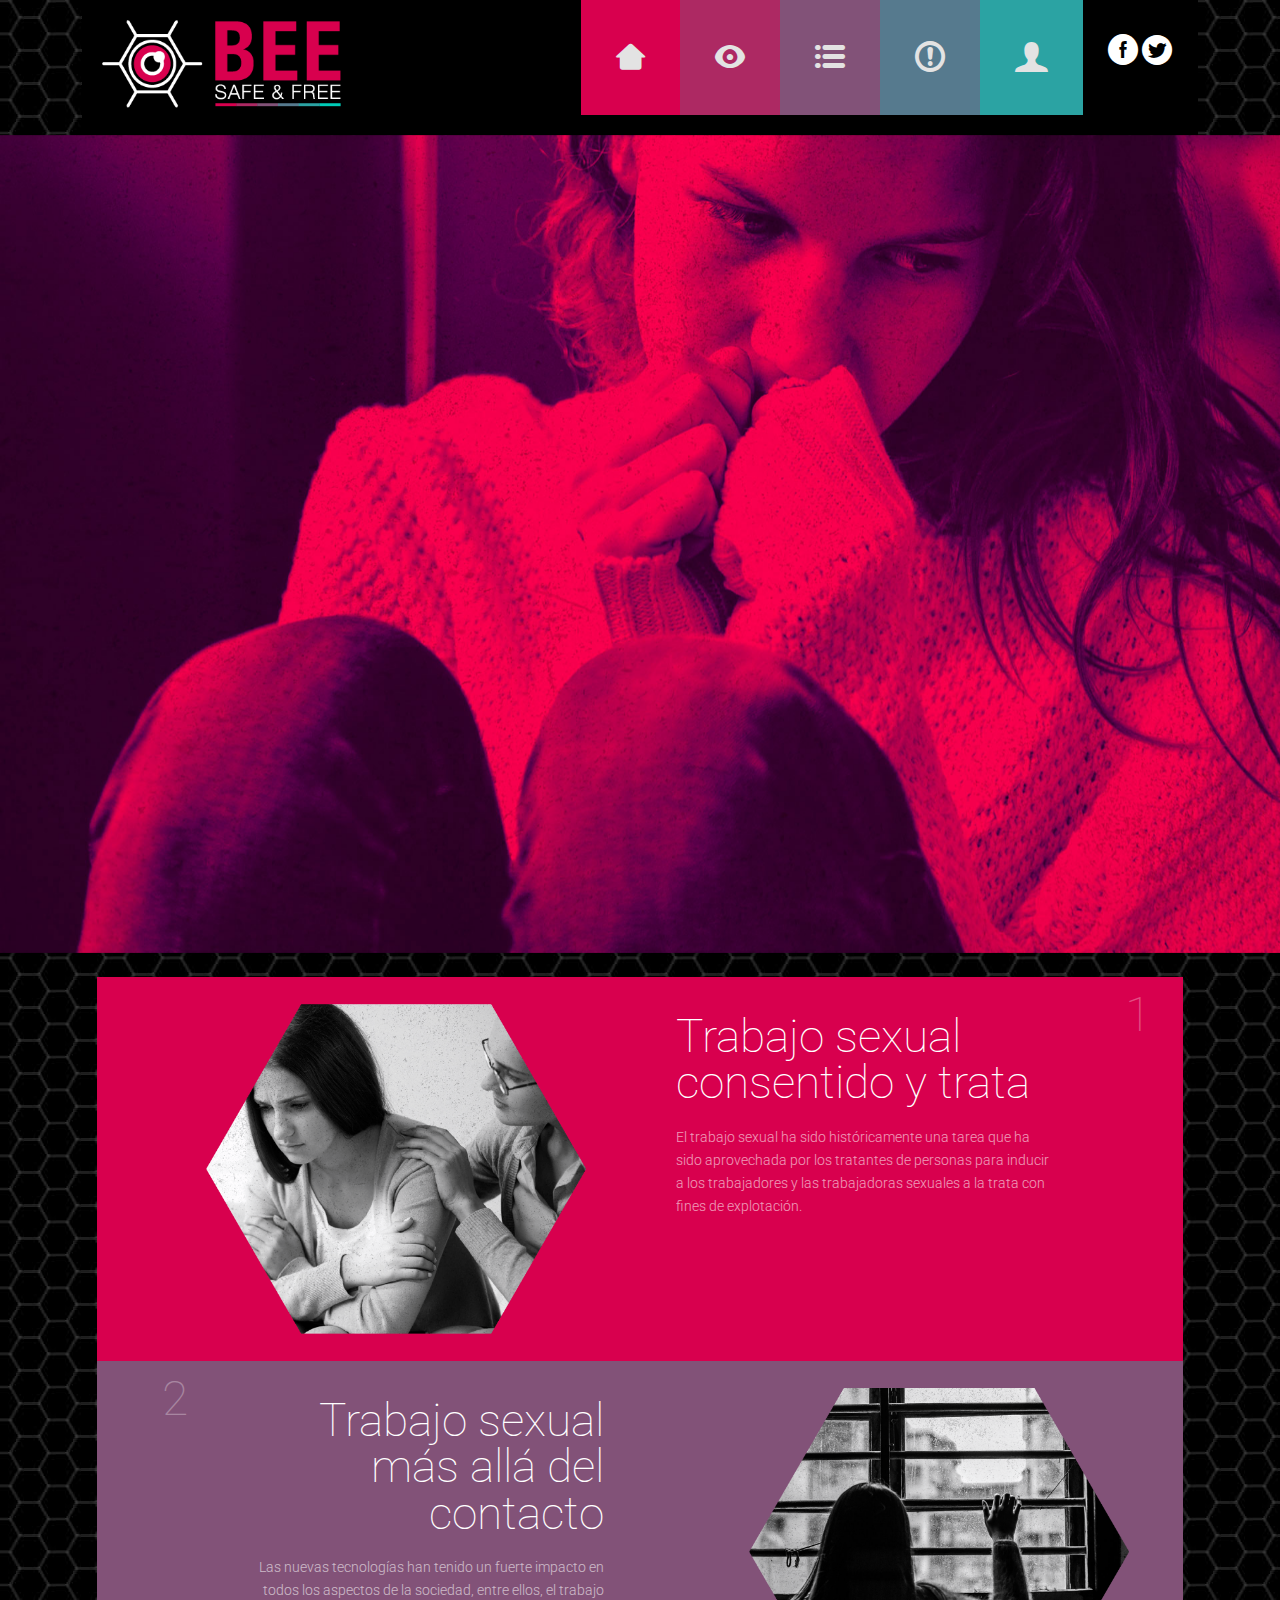
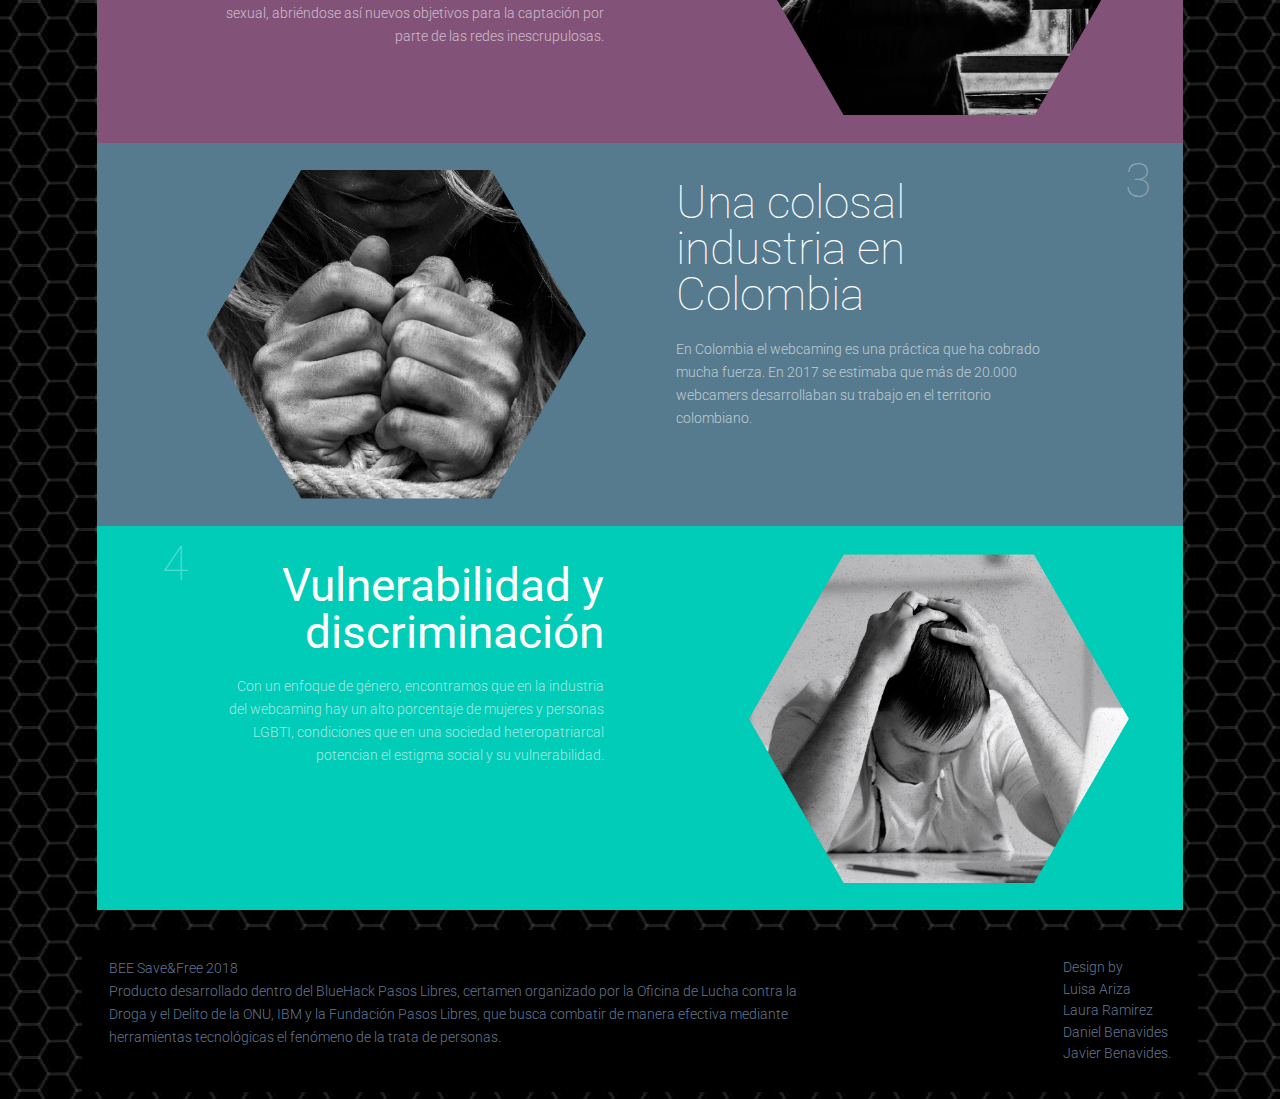
<file: src/main/webapp/index.html>
<!DOCTYPE html>
<html lang="en-US">
   <head>
      <meta charset="UTF-8">
      <meta name="viewport" content="width=device-width, initial-scale=1.0" />
      <title>BEE Safe&Free</title>
      <meta name="description" content="Download free amazing responsive Fashion Blog template."/>
      <meta name="keywords" content="free, responsive, blog, fashion, web site, template"/>
      <link rel="stylesheet" href="css/components.css">
      <link rel="stylesheet" href="css/icons.css">
      <link rel="stylesheet" href="css/responsee.css">
      <link rel="stylesheet" href="https://maxcdn.bootstrapcdn.com/bootstrap/4.0.0/css/bootstrap.min.css" integrity="sha384-Gn5384xqQ1aoWXA+058RXPxPg6fy4IWvTNh0E263XmFcJlSAwiGgFAW/dAiS6JXm" crossorigin="anonymous">
      
      <!-- CUSTOM STYLE -->
      <link rel="stylesheet" href="css/template-style.css">       
      <link href='https://fonts.googleapis.com/css?family=Roboto:400,100,300,700&subset=latin,latin-ext' rel='stylesheet' type='text/css'>      
      <script type="text/javascript" src="js/jquery-1.8.3.min.js"></script>
      <script type="text/javascript" src="js/jquery-ui.min.js"></script>    
              
   </head>
   <body class="size-1140">
      <!-- TOP NAV WITH LOGO -->          
   <header class="">
         <div class="line">
            <nav>
               <div class="top-nav">
                  <p class="nav-text"></p>
                  <a class="logo" href="index.html">            
                   
                  <img class="full-img" src="img/bee-logo_black-bg_1x.png"  >
                  
                 </a>
                  
                  
                   
                                                
                                                                                                                         
                  <ul class="top-ul right">
                     <li>
                       <span class="d-inline-block" tabindex="0" data-toggle="tooltip" title="HOME">            
                        <a href="index.html" style=" background: #D8004E" ><i class="icon-home icon2x" style="pointer-events: none; 
                        	
                        margin-right: 15px; margin-left: 15px" disable></i> </a>   </span>         
                     </li>
                     <li> 
                       <span class="d-inline-block" tabindex="0" data-toggle="tooltip" title="NOSOTROS">           
                        <a href="about.html" style=" background: #AD2963"><i class="icon-eye icon2x" style="pointer-events: none;margin-right: 15px; margin-left: 15px" disable></i> </a>   </span>         
                     </li>
                     <li> 
                       <span class="d-inline-block" tabindex="0" data-toggle="tooltip" title="DIRECTORIO">           
                        <a href="archive.html" style="background: #825278"><i class="icon-list icon2x" style="pointer-events: none;margin-right: 15px; margin-left: 15px" disable></i>
                         </a>
                         </span>            
                     </li>
                     <li>  
                       <span class="d-inline-block" tabindex="0" data-toggle="tooltip" title="DENUNCIA ANÓNIMA">          
                        <a href="contact.html" style="background: #567A8E"><i class="icon-warning_alt icon2x" style="pointer-events: none;margin-right: 15px; margin-left: 15px" disable></i> </a> 
                        </span>           
                     </li>
                       <li> 
                       <span class="d-inline-block" tabindex="0" data-toggle="tooltip" title="REGISTRO">           
                        <a href="contact.html" style="background: #2BA3A3"><i class="icon-user icon2x" style="pointer-events: none;margin-right: 15px; margin-left: 15px" disable ></i>
                         </a> </span>           
                     </li>
                     <div class="social right">	           
                        <a target="_blank" href="https://www.facebook.com/myresponsee">
                        <i class="icon-facebook_circle icon2x" style="color: #FFFFFF"></i>
                        </a>          
                        <a target="_blank" href="https://twitter.com/MyResponsee">
                        
                        
                        <i class="icon-twitter_circle icon2x" style="color: #FFFFFF"></i>
                        </a>          
                     </div>
                  </ul>
               </div>
            </nav>
         </div>
      </header>
      
      <!-- banner--> 
      
      <div id="carouselExampleSlidesOnly" class="carousel slide" data-ride="carousel">
  <div class="carousel-inner">
    <div class="carousel-item active">
      <img class="d-block w-" src="img/img01.jpg" alt="First slide">
    </div>
   
  </div>
</div>
      
      <br>
      
      <!-- MAIN SECTION -->   
      <div>              
      <section id="home-section" class="line">
         <div class="container">
            <!-- ARTICLES --> 
            <div class="row">          
            <div class="col-12">
               <!-- ARTICLE 1 -->               
               <article class="post-1 line">
                  <!-- image -->                 
                  <div class="s-12 l-6 post-image">                   
                     <a href="post-1.html">
                     <img class="full-img" src="img/Mesa de trabajo 181x (2).png" alt="Fashion 1" style=" margin-left: 20%; margin-top: 5%; margin-bottom: 5%">
                     </a>                
                  </div>
                  <!-- text -->                 
                  <div class="s-12 l-5 post-text">
                     <a href="post-1.html">
                       <h2>Trabajo sexual consentido y trata</h2> 
                     </a>
                     
                     <p>El trabajo sexual ha sido históricamente una tarea que ha sido aprovechada por los tratantes de personas para inducir a los trabajadores y las trabajadoras sexuales a la trata con fines de explotación.             
                     </p>
                  </div>
                  <!-- date -->                 
                  <div class="s-12 l-1 post-date">
                     <p class="date">1</p>
                     <p class="month"></p>
                  </div>
               </article>
               
               <!-- ARTICLE 2 -->            
               <article class="post-2 right-align line">
                  <!-- image -->                 
                  <div class="s-12 l-6 post-image">                   
                     <a href="post-2.html">
                     <img class="full-img" src="img/Mesa de trabajo 191x (2).png" alt="Fashion 2" style="margin-left: 20%; margin-top: 5%; margin-bottom: 5%">
                     </a>                
                  </div>
                  <!-- text -->                 
                  <div class="s-12 l-5 post-text">
                     <a href="post-2.html">
                        <h2>Trabajo sexual más allá del contacto</h2>
                     </a>
                     <p>Las nuevas tecnologías han tenido un fuerte impacto en todos los aspectos de la sociedad, entre ellos, el trabajo sexual, abriéndose así nuevos objetivos para la captación por parte de las redes inescrupulosas.         
                     </p>
                  </div>
                  <!-- date -->                 
                  <div class="s-12 l-1 post-date">
                     <p class="date">2</p>
                     
                  </div>
               </article>
               
               <!-- ARTICLE 3 -->              
               <article class="post-3 line">
                  <!-- image -->                 
                  <div class="s-12 l-6 post-image">                   
                     <a href="post-3.html">
                     <img class="full-img" src="img/Mesa de trabajo 18 copia1x (1).png" alt="Fashion 3" style="margin-left: 20%; margin-top: 5%; margin-bottom: 5%">
                     </a>                
                  </div>
                  <!-- text -->                 
                  <div class="s-12 l-5 post-text">
                     <a href="post-3.html">
                        <h2>Una colosal industria en Colombia</h2>
                     </a>
                     <p>En Colombia el webcaming es una práctica que ha cobrado mucha fuerza. En 2017 se estimaba que más de 20.000 webcamers desarrollaban su trabajo en el territorio colombiano.                 
                  </div>
                  <!-- date -->                 
                  <div class="s-12 l-1 post-date">
                     <p class="date">3</p>
                     
                  </div>
               </article>
               
               <!-- ARTICLE 4 -->           
               <article class="post-4 right-align line">
                  <!-- image -->                 
                  <div class="s-12 l-6 post-image">                   
                     <a href="post-4.html">
                     <img img class="full-img" src="img/Mesa-de-trabajo-17_1x_.png" alt="Fashion 3" style="margin-left: 20%; margin-top: 5%; margin-bottom: 5%" >
                     </a>                
                  </div>
                  <!-- text -->                 
                  <div class="s-12 l-5 post-text">
                     <a href="post-4.html">
                        <h2><strong>Vulnerabilidad y discriminación</strong></h2>
                     </a>
                     <p>Con un enfoque de género, encontramos que en la industria del webcaming hay un alto porcentaje de mujeres y personas LGBTI, condiciones que en una sociedad heteropatriarcal potencian el estigma social y su vulnerabilidad.                
                  </div>
                  <!-- date -->                 
                  <div class="s-12 l-1 post-date">
                     <p class="date">4            
                     </p>
                     
                  </div>
               </article>
               
               
            </div>
            <!-- SIDEBAR -->  
            </div>  
           
         </div> 
      </section>
      
      <!-- FOOTER -->       
      <div class="line">
         <footer>
            <div class="s-12 l-8">
              <p> BEE Save&amp;Free 2018<br>
                Producto desarrollado dentro del BlueHack Pasos Libres, certamen organizado por la Oficina de Lucha contra la Droga y el Delito de la ONU, IBM y la Fundación Pasos Libres, que busca combatir de manera efectiva mediante herramientas tecnológicas el fenómeno de la trata de personas.<br>
              </p>
            </div>
            <div class="s-12 l-4">		                            
               <a class="right" href="http://www.myresponsee.com" title="Responsive framework">Design by<br>Luisa Ariza<br>Laura Ramirez<br>Daniel Benavides<br>Javier Benavides.
               </a>                       
            </div>
         </footer>
      </div>
      <script type="text/javascript" src="js/responsee.js"></script>
   </body>
</html>
</file>
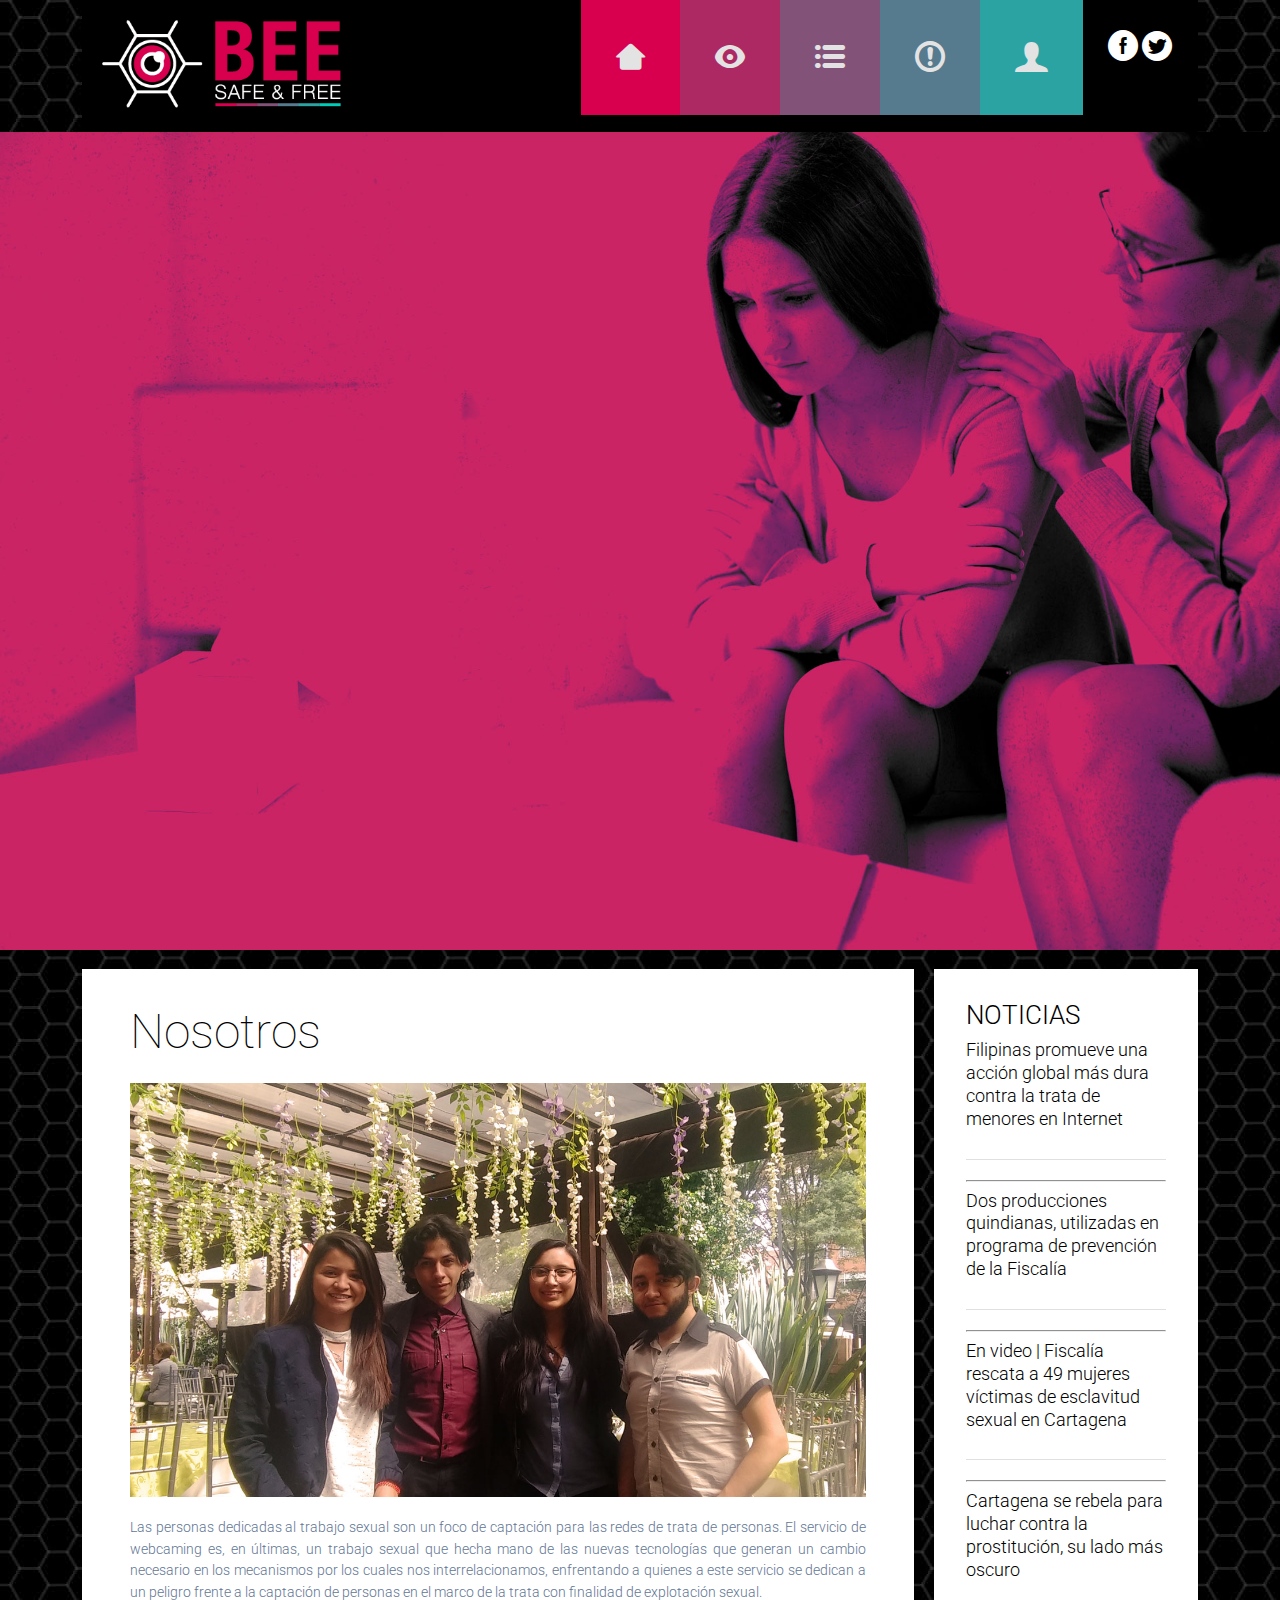
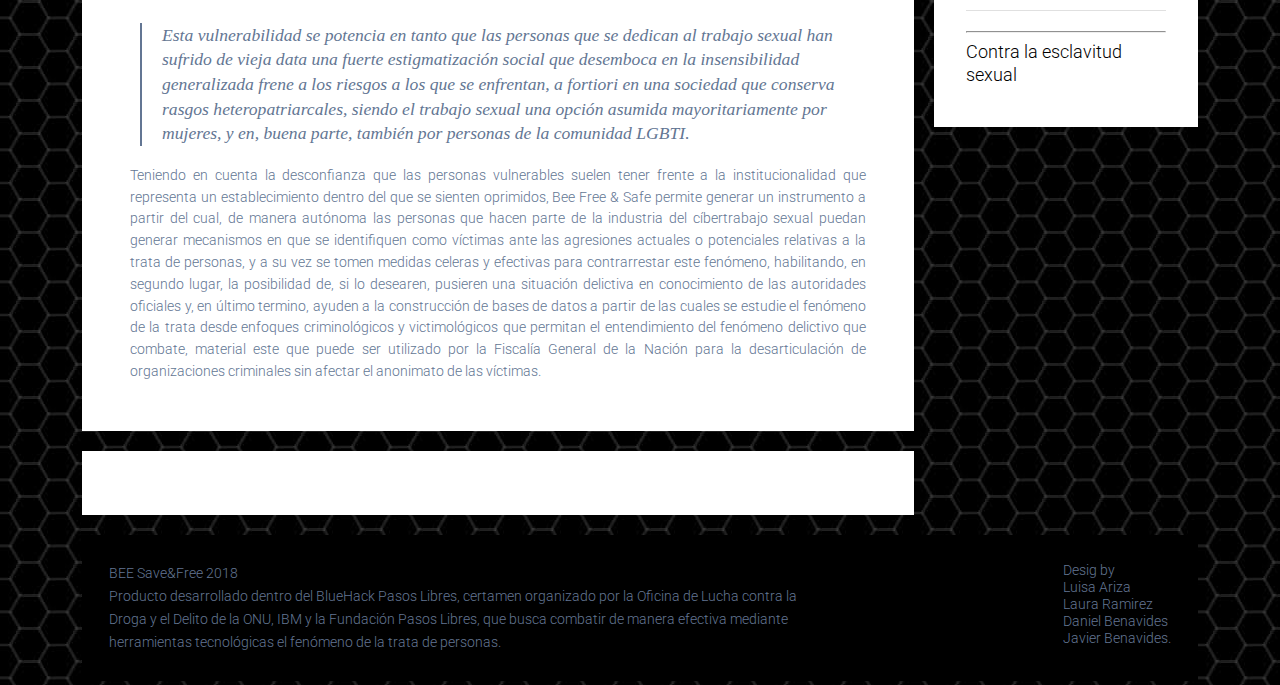
<file: src/main/webapp/about.html>
<!DOCTYPE html>
<html lang="en-US">
   <head>
      <meta charset="UTF-8">
      <meta name="viewport" content="width=device-width, initial-scale=1.0" />
      <title>BEE Safe&Free</title>
      <meta name="description" content="Download free amazing responsive Fashion Blog template."/>
      <meta name="keywords" content="free, responsive, blog, fashion"/>
      <link rel="stylesheet" href="css/components.css">
      <link rel="stylesheet" href="css/icons.css">
      <link rel="stylesheet" href="css/responsee.css">
      <!-- CUSTOM STYLE -->       
      <link rel="stylesheet" href="css/template-style.css">
      <link href='http://fonts.googleapis.com/css?family=Roboto:400,100,300,700&subset=latin,latin-ext' rel='stylesheet' type='text/css'>
      <script type="text/javascript" src="js/jquery-1.8.3.min.js"></script>
      <script type="text/javascript" src="js/jquery-ui.min.js"></script>   
      
    <style> hr { 
    display: block;
    margin-top: 0.5em;
    margin-bottom: 0.5em;
    margin-left: auto;
    margin-right: auto;
    border-style: inset;
    border-width: 1px;
}
		</style> 
        
          
   </head>
   <body class="size-1140">
      
      
      
         <header class="">
         <div class="line">
            <nav>
               <div class="top-nav">
                  <p class="nav-text"></p>
                  <a class="logo" href="index.html">            
                   
                  <img class="full-img" src="img/bee-logo_black-bg_1x.png"  >
                  
                 </a>
                  
                  
                   
                                                
                                                                                                                         
                  <ul class="top-ul right">
                     <li>
                       <span class="d-inline-block" tabindex="0" data-toggle="tooltip" title="HOME">            
                        <a href="index.html" style=" background: #D8004E" ><i class="icon-home icon2x" style="pointer-events: none; 
                        	
                        margin-right: 15px; margin-left: 15px" disable></i> </a>   </span>         
                     </li>
                     <li> 
                       <span class="d-inline-block" tabindex="0" data-toggle="tooltip" title="NOSOTROS">           
                        <a href="about.html" style=" background: #AD2963"><i class="icon-eye icon2x" style="pointer-events: none;margin-right: 15px; margin-left: 15px" disable></i> </a>   </span>         
                     </li>
                     <li> 
                       <span class="d-inline-block" tabindex="0" data-toggle="tooltip" title="DIRECTORIO">           
                        <a href="archive.html" style="background: #825278"><i class="icon-list icon2x" style="pointer-events: none;margin-right: 15px; margin-left: 15px" disable></i>
                         </a>
                         </span>            
                     </li>
                     <li>  
                       <span class="d-inline-block" tabindex="0" data-toggle="tooltip" title="DENUNCIA ANÓNIMA">          
                        <a href="contact.html" style="background: #567A8E"><i class="icon-warning_alt icon2x" style="pointer-events: none;margin-right: 15px; margin-left: 15px" disable></i> </a> 
                        </span>           
                     </li>
                       <li> 
                       <span class="d-inline-block" tabindex="0" data-toggle="tooltip" title="REGISTRO">           
                        <a href="contact.html" style="background: #2BA3A3"><i class="icon-user icon2x" style="pointer-events: none;margin-right: 15px; margin-left: 15px" disable ></i>
                         </a> </span>           
                     </li>
                     <div class="social right">	           
                        <a target="_blank" href="https://www.facebook.com/myresponsee">
                        <i class="icon-facebook_circle icon2x" style="color: #FFFFFF"></i>
                        </a>          
                        <a target="_blank" href="https://twitter.com/MyResponsee">
                        
                        
                        <i class="icon-twitter_circle icon2x" style="color: #FFFFFF"></i>
                        </a>          
                     </div>
                  </ul>
               </div>
            </nav>
         </div>
      </header>
      
       
      <div id="carouselExampleSlidesOnly" class="carousel slide" data-ride="carousel">
  <div class="carousel-inner">
    <div class="carousel-item active">
      <img class="d-block w-100" src="img/2_img_quienes-somos.jpg" alt="First slide">
    </div>
    
  </div>
</div>
      
      <br>
      
      
      <!-- MAIN SECTION -->                  
      <section id="article-section" class="line">
         <div class="margin">
            <!-- ARTICLES -->             
            <div class="s-12 m-7 l-9">
               <!-- ARTICLE 1 -->               
               <article class="margin-bottom">
                  <!-- text -->                 
                  <div class="post-text">
                    <h1>Nosotros</h1>
                    <img src="img/bee_safe_and_free.jpg" alt="Fashion">
                     <p style="text-align: justify">
                       Las personas dedicadas al trabajo sexual son un foco de captación para las redes de trata de personas. El servicio de webcaming es, en últimas, un trabajo sexual que hecha mano de las nuevas tecnologías que generan un cambio necesario en los mecanismos por los cuales nos interrelacionamos, enfrentando a quienes a este servicio se dedican a un peligro frente a la captación de personas en el marco de la trata con finalidad de explotación sexual. 

                     </p>
                     <br>
                     <blockquote>
                        Esta vulnerabilidad se potencia en tanto que las personas que se dedican al trabajo sexual han sufrido de vieja data una fuerte estigmatización social que desemboca en la insensibilidad generalizada frene a los riesgos a los que se enfrentan, a fortiori en una sociedad que conserva rasgos heteropatriarcales, siendo el trabajo sexual una opción asumida mayoritariamente por mujeres, y en, buena parte, también por personas de la comunidad LGBTI. 
                     </blockquote>
                     <br>
                     <p style="text-align: justify"> 
                        Teniendo en cuenta la desconfianza que las personas vulnerables suelen tener frente a la institucionalidad que representa un establecimiento dentro del que se sienten oprimidos, Bee Free & Safe permite generar un instrumento a partir del cual, de manera autónoma las personas que hacen parte de la industria del cíbertrabajo sexual puedan generar mecanismos en que se identifiquen como víctimas ante las agresiones actuales o potenciales relativas a la trata de personas, y a su vez se tomen medidas celeras y efectivas para contrarrestar este fenómeno, habilitando, en segundo lugar, la posibilidad de, si lo desearen, pusieren una situación delictiva en conocimiento de las autoridades oficiales y, en último termino, ayuden a la construcción de bases de datos a partir de las cuales se estudie el fenómeno de la trata desde enfoques criminológicos y victimológicos que permitan el entendimiento del fenómeno delictivo que combate, material este que puede ser utilizado por la Fiscalía General de la Nación para la desarticulación de organizaciones criminales sin afectar el anonimato de las víctimas.            
                     </p>
                     
                     
                  </div>
               </article>
               <!-- AD REGION -->
               <div class="line">
                  <div class="advertising horizontal">
                     <script async src="//pagead2.googlesyndication.com/pagead/js/adsbygoogle.js"></script>
                     <!-- Fashion Blog -->
                     <ins class="adsbygoogle" style="display:block" data-ad-client="ca-pub-8115128083480193" data-ad-slot="9121305263" data-ad-format="auto"></ins>
                     <script>
                        (adsbygoogle = window.adsbygoogle || []).push({});
                     </script>          
                  </div>
               </div>
            </div>
            <!-- SIDEBAR -->             
            <div class="s-12 m-5 l-3">
               <aside>
                  <!-- LATEST POSTS -->
                  <div class="aside-block margin-bottom">
                     <h3>NOTICIAS</h3>
                    <a class="latest-posts" href="http://www.europapress.es/internacional/noticia-filipinas-promueve-accion-global-mas-dura-contra-trata-menores-internet-20180326115046.html">
                    <h5>Filipinas promueve una acción global más dura contra la trata de menores en Internet</h5>
</a><hr>
                    <a class="latest-posts" href="https://www.cronicadelquindio.com/noticia-completa-titulo-dos-producciones-quindianas-utilizadas-en-programa-de-prevencion-de-la-fiscalia-nota-123181">
                    <h5>Dos producciones quindianas, utilizadas en programa de prevención de la Fiscalía</h5>
</a><hr>
                    <a class="latest-posts" href="https://www.elheraldo.co/bolivar/en-video-fiscalia-rescata-49-mujeres-victimas-de-esclavitud-sexual-en-cartagena-532631">
                    <h5>En video | Fiscalía rescata a 49 mujeres víctimas de esclavitud sexual en Cartagena</h5>
</a><hr>
                     <a class="latest-posts" href="http://www.elcolombiano.com/colombia/cartagena-se-rebela-para-luchar-contra-la-prostitucion-su-lado-mas-oscuro-GA9222976">
                        <h5>Cartagena se rebela para luchar contra la prostitución, su lado más oscuro</h5>
</a><hr>
                     <a class="latest-posts" href="https://elpais.com/elpais/2018/08/01/opinion/1533119067_676537.html">
                        <h5>Contra la esclavitud sexual</h5>
</a>
                  </div>
                  <!-- AD REGION -->         
                  <div class="advertising margin-bottom hide-s">
                    <script async src="//pagead2.googlesyndication.com/pagead/js/adsbygoogle.js"></script>
                    <!-- Fashion 160x600 -->
                    
                    <script>
                    (adsbygoogle = window.adsbygoogle || []).push({});
                    </script>          
                  </div>
               </aside>
            </div>
         </div>
      </section>
      
      
      <!-- FOOTER -->       
      <div class="line">
         <footer>
            <div class="s-12 l-8">
              <p> BEE Save&amp;Free 2018<br>
                Producto desarrollado dentro del BlueHack Pasos Libres, certamen organizado por la Oficina de Lucha contra la Droga y el Delito de la ONU, IBM y la Fundación Pasos Libres, que busca combatir de manera efectiva mediante herramientas tecnológicas el fenómeno de la trata de personas.<br>
              </p>
            </div>
            <div class="s-12 l-4">		                            
               <a class="right" href="http://www.myresponsee.com" title="Responsive framework">Desig by<br>Luisa Ariza<br>Laura Ramirez<br>Daniel Benavides<br>Javier Benavides.
               </a>                       
            </div>
         </footer>
      </div>
      <script type="text/javascript" src="js/responsee.js"></script>
   </body>
</html>
</file>
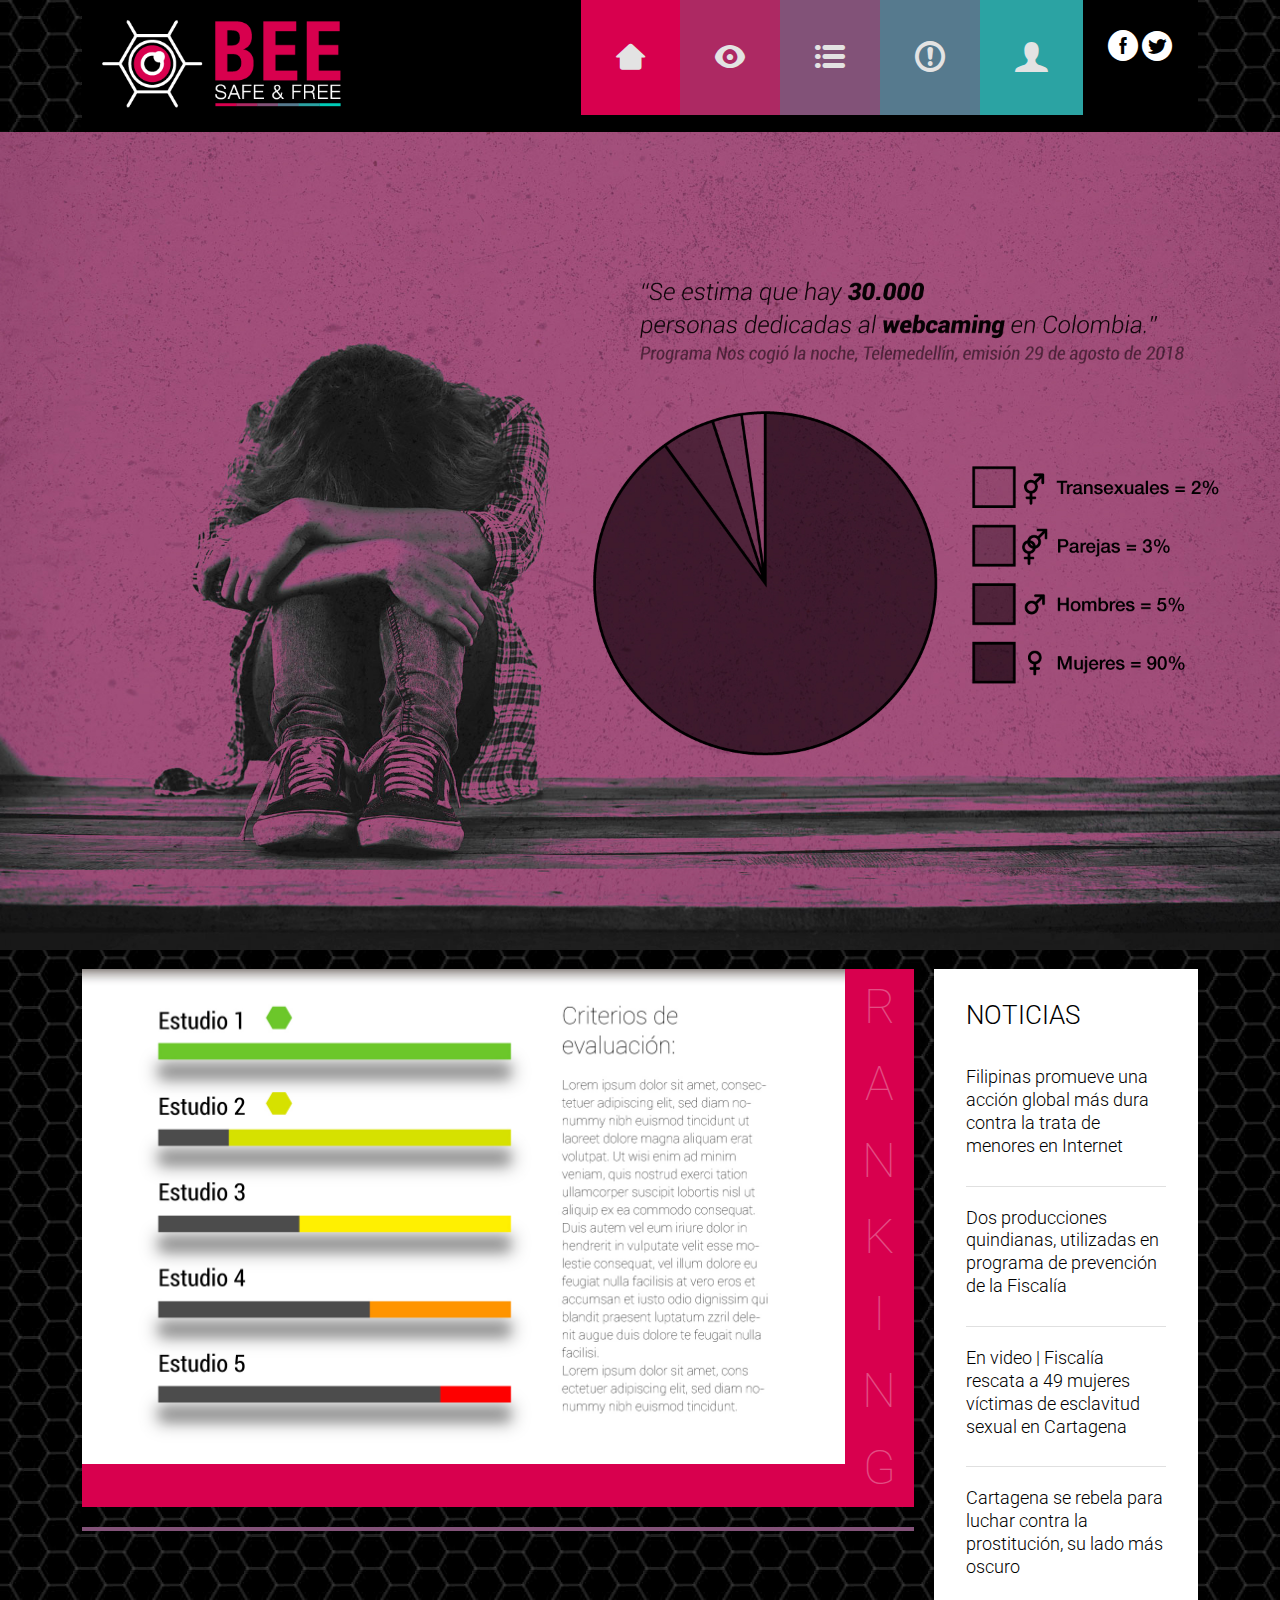
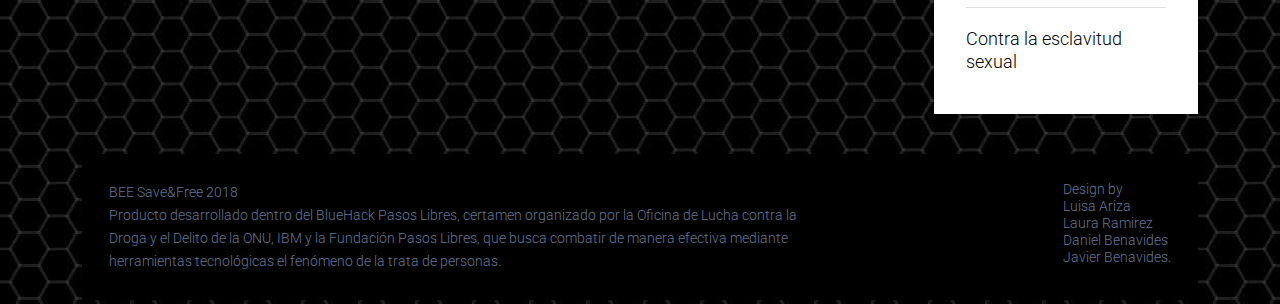
<file: src/main/webapp/archive.html>
<!DOCTYPE html>
<html lang="en-US">
   <head>
      <meta charset="UTF-8">
      <meta name="viewport" content="width=device-width, initial-scale=1.0" />
      <title>BEE Safe&Free</title>
      <meta name="description" content="Download free amazing responsive Fashion Blog template."/>
      <meta name="keywords" content="free, responsive, blog, fashion"/>
      <link rel="stylesheet" href="css/components.css">
      <link rel="stylesheet" href="css/icons.css">
      <link rel="stylesheet" href="css/responsee.css">
      <!-- CUSTOM STYLE -->
      <link rel="stylesheet" href="css/template-style.css">       
      <link href='http://fonts.googleapis.com/css?family=Roboto:400,100,300,700&subset=latin,latin-ext' rel='stylesheet' type='text/css'>
      <script type="text/javascript" src="js/jquery-1.8.3.min.js"></script>
      <script type="text/javascript" src="js/jquery-ui.min.js"></script>                      
   </head>
   <body class="size-1140">
      <!-- TOP NAV WITH LOGO -->          
     
     
         <header class="">
         <div class="line">
            <nav>
               <div class="top-nav">
                  <p class="nav-text"></p>
                  <a class="logo" href="index.html">            
                   
                  <img class="full-img" src="img/bee-logo_black-bg_1x.png"  >
                  
                 </a>
                  
                  
                   
                                                
                                                                                                                         
                  <ul class="top-ul right">
                     <li>
                       <span class="d-inline-block" tabindex="0" data-toggle="tooltip" title="HOME">            
                        <a href="index.html" style=" background: #D8004E" ><i class="icon-home icon2x" style="pointer-events: none; 
                        	
                        margin-right: 15px; margin-left: 15px" disable></i> </a>   </span>         
                     </li>
                     <li> 
                       <span class="d-inline-block" tabindex="0" data-toggle="tooltip" title="NOSOTROS">           
                        <a href="about.html" style=" background: #AD2963"><i class="icon-eye icon2x" style="pointer-events: none;margin-right: 15px; margin-left: 15px" disable></i> </a>   </span>         
                     </li>
                     <li> 
                       <span class="d-inline-block" tabindex="0" data-toggle="tooltip" title="DIRECTORIO">           
                        <a href="archive.html" style="background: #825278"><i class="icon-list icon2x" style="pointer-events: none;margin-right: 15px; margin-left: 15px" disable></i>
                         </a>
                         </span>            
                     </li>
                     <li>  
                       <span class="d-inline-block" tabindex="0" data-toggle="tooltip" title="DENUNCIA ANÓNIMA">          
                        <a href="contact.html" style="background: #567A8E"><i class="icon-warning_alt icon2x" style="pointer-events: none;margin-right: 15px; margin-left: 15px" disable></i> </a> 
                        </span>           
                     </li>
                       <li> 
                       <span class="d-inline-block" tabindex="0" data-toggle="tooltip" title="REGISTRO">           
                        <a href="contact.html" style="background: #2BA3A3"><i class="icon-user icon2x" style="pointer-events: none;margin-right: 15px; margin-left: 15px" disable ></i>
                         </a> </span>           
                     </li>
                     <div class="social right">	           
                        <a target="_blank" href="https://www.facebook.com/myresponsee">
                        <i class="icon-facebook_circle icon2x" style="color: #FFFFFF"></i>
                        </a>          
                        <a target="_blank" href="https://twitter.com/MyResponsee">
                        
                        
                        <i class="icon-twitter_circle icon2x" style="color: #FFFFFF"></i>
                        </a>          
                     </div>
                  </ul>
               </div>
            </nav>
         </div>
      </header>
      
       
      <div id="carouselExampleSlidesOnly" class="carousel slide" data-ride="carousel">
  <div class="carousel-inner">
    <div class="carousel-item active">
      <img class="d-block w-100" src="img/3_img_directorio.jpg" alt="First slide">
    </div>
    
  </div>
</div>
      
      <br>
      <!-- MAIN SECTION -->                  
      <section id="article-section" class="line archive">
         <div class="margin">
            <!-- ARTICLES -->             
            <div class="s-12 m-7 l-9">
            
               <!-- ARTICLE 1 -->               
               <article class="margin-bottom">
                  <div class="post-1 line">
                     <!-- image -->                 
                     <div class="s-12 l-11 post-image">                   
                        <a href="post-1.html"><img src="img/3_img_directorio_grafica.jpg" alt="Fashion"></a>              
                     </div>
                     <!-- date -->                 
                     <div class="s-12 l-1 post-date">
                        <p class="date">R</p>
                        <p class="date">A</p>
                        <p class="date">N</p>
                        <p class="date">K</p>
                        <p class="date">I</p>
                        <p class="date">N</p>
                        <p class="date">G</p>
                       
                     </div>
                  </div>
                  <!-- text -->                 
                  
               </article>
               
               <!-- ARTICLE 2 -->               
               <article class="margin-bottom">
                  <div class="post-2 line">
                     <!-- image -->                 
                     <div class="s-12 l-11 post-image">                   
                        <a href="post-2.html"></a>              
                     </div>
                     <!-- date -->                 
                     <div class="s-12 l-1 post-date">
                        <p class="date"></p>
                        <p class="month"></p>
                     </div>
                  </div>
                  <!-- text -->                 
                  
               </article>
               
              
            </div>
            <!-- SIDEBAR -->             
             <div class="s-12 m-5 l-3">
               <aside>
                  <!-- LATEST POSTS -->
                  <div class="aside-block margin-bottom">
                     <h3>NOTICIAS</h3>
                     <br>
                    <a class="latest-posts" href="post-1.html">
                    <h5>Filipinas promueve una acción global más dura contra la trata de menores en Internet</h5>
</a>
                    <a class="latest-posts" href="post-2.html">
                    <h5>Dos producciones quindianas, utilizadas en programa de prevención de la Fiscalía</h5>
</a>
                    <a class="latest-posts" href="post-3.html">
                    <h5>En video | Fiscalía rescata a 49 mujeres víctimas de esclavitud sexual en Cartagena</h5>
</a>
                     <a class="latest-posts" href="post-4.html">
                        <h5>Cartagena se rebela para luchar contra la prostitución, su lado más oscuro</h5>
</a>
                     <a class="latest-posts" href="post-5.html">
                        <h5>Contra la esclavitud sexual</h5>
</a>
                  </div>
                  <!-- AD REGION -->         
                  <div class="advertising margin-bottom hide-s">
                    <script async src="//pagead2.googlesyndication.com/pagead/js/adsbygoogle.js"></script>
                    <!-- Fashion 160x600 -->
                    
                    <script>
                    (adsbygoogle = window.adsbygoogle || []).push({});
                    </script>          
                  </div>
               </aside>
            </div>
         </div>
      </section>
      <!-- FOOTER -->       
      <div class="line">
         <footer>
            <div class="s-12 l-8">
              <p> BEE Save&amp;Free 2018<br>
                Producto desarrollado dentro del BlueHack Pasos Libres, certamen organizado por la Oficina de Lucha contra la Droga y el Delito de la ONU, IBM y la Fundación Pasos Libres, que busca combatir de manera efectiva mediante herramientas tecnológicas el fenómeno de la trata de personas.<br>
              </p>
            </div>
            <div class="s-12 l-4">		                            
               <a class="right" href="http://www.myresponsee.com" title="Responsive framework">Design by<br>Luisa Ariza<br>Laura Ramirez<br>Daniel Benavides<br>Javier Benavides.
            </div>
         </footer>
      </div>
      <script type="text/javascript" src="js/responsee.js"></script>
   </body>
</html>
</file>
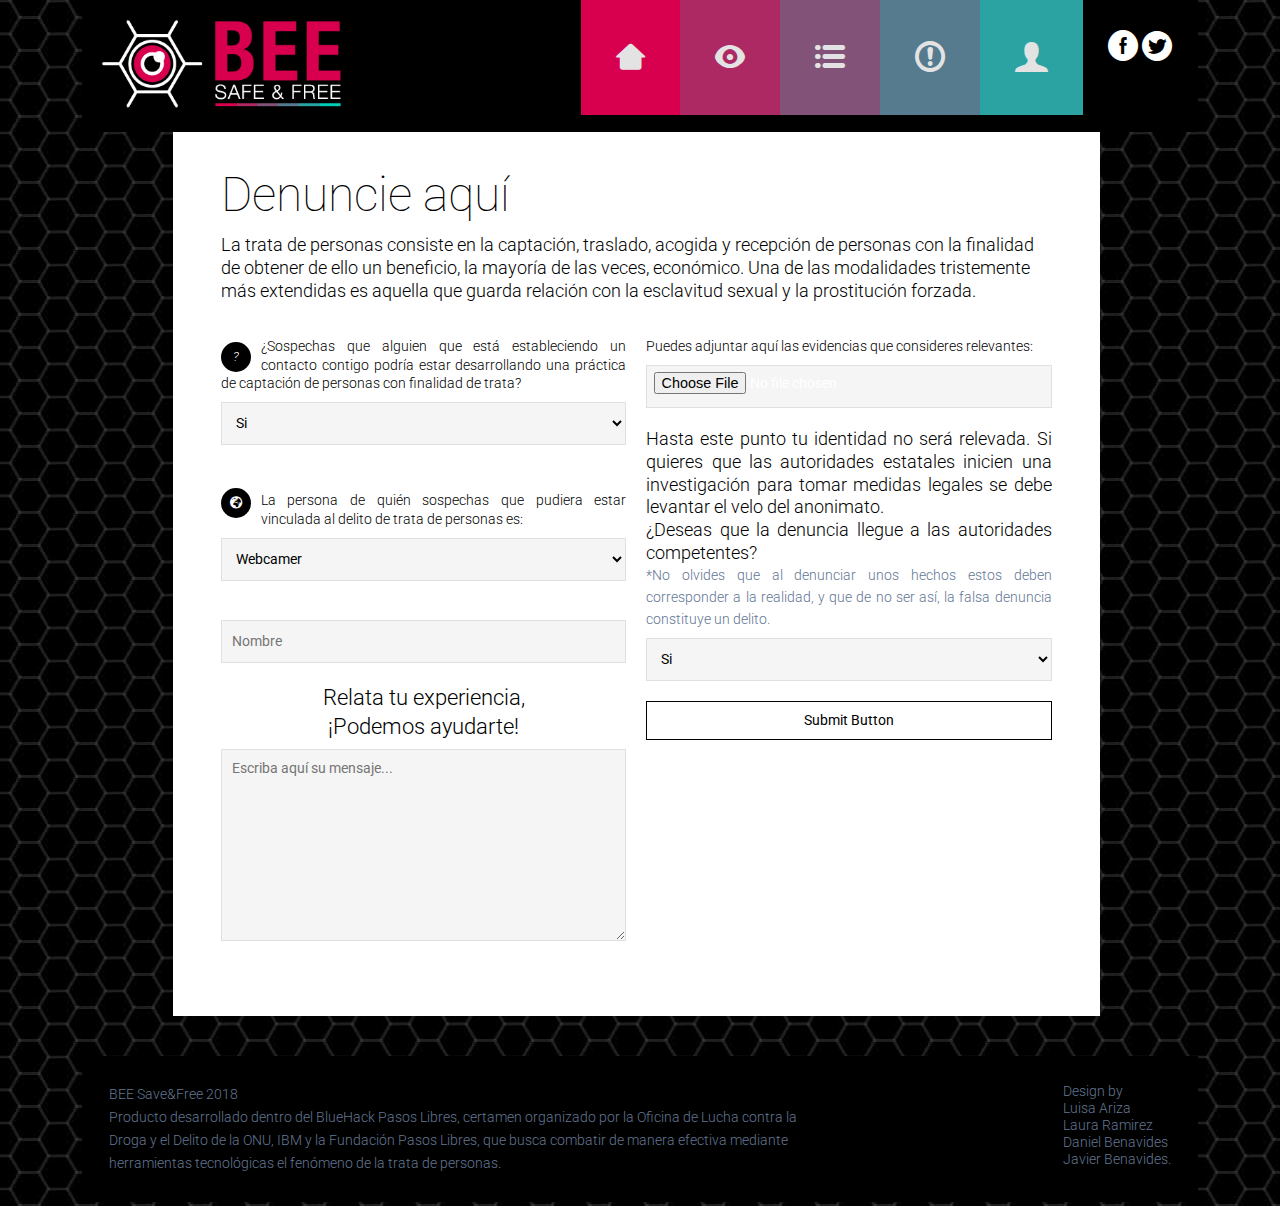
<file: src/main/webapp/contact.html>
<!DOCTYPE html>
<html lang="en-US">
   <head>
      <meta charset="UTF-8">
      <meta name="viewport" content="width=device-width, initial-scale=1.0" />
      <title>BEE Safe&Free</title>
      <meta name="description" content="Download free amazing responsive Fashion Blog template."/>
      <meta name="keywords" content="free, responsive, blog, fashion"/>
      <link rel="stylesheet" href="css/components.css">
      <link rel="stylesheet" href="css/icons.css">
      <link rel="stylesheet" href="css/responsee.css">
      <!-- CUSTOM STYLE --> 
      <link rel="stylesheet" href="css/template-style.css">      
      <link href='http://fonts.googleapis.com/css?family=Roboto:400,100,300,700&subset=latin,latin-ext' rel='stylesheet' type='text/css'>
      <script type="text/javascript" src="js/jquery-1.8.3.min.js"></script>
      <script type="text/javascript" src="js/jquery-ui.min.js"></script>               
      <script type="text/javascript" src="js/usuario.js"></script>               
   </head>
   <body class="size-1140">
      <!-- TOP NAV WITH LOGO -->          
      
      
         <header class="">
         <div class="line">
            <nav>
               <div class="top-nav">
                  <p class="nav-text"></p>
                  <a class="logo" href="index.html">            
                   
                  <img class="full-img" src="img/bee-logo_black-bg_1x.png"  >
                  
                 </a>
                  
                  
                   
                                                
                                                                                                                         
                  <ul class="top-ul right">
                     <li>
                       <span class="d-inline-block" tabindex="0" data-toggle="tooltip" title="HOME">            
                        <a href="index.html" style=" background: #D8004E" ><i class="icon-home icon2x" style="pointer-events: none; 
                        	
                        margin-right: 15px; margin-left: 15px" disable></i> </a>   </span>         
                     </li>
                     <li> 
                       <span class="d-inline-block" tabindex="0" data-toggle="tooltip" title="NOSOTROS">           
                        <a href="about.html" style=" background: #AD2963"><i class="icon-eye icon2x" style="pointer-events: none;margin-right: 15px; margin-left: 15px" disable></i> </a>   </span>         
                     </li>
                     <li> 
                       <span class="d-inline-block" tabindex="0" data-toggle="tooltip" title="DIRECTORIO">           
                        <a href="archive.html" style="background: #825278"><i class="icon-list icon2x" style="pointer-events: none;margin-right: 15px; margin-left: 15px" disable></i>
                         </a>
                         </span>            
                     </li>
                     <li>  
                       <span class="d-inline-block" tabindex="0" data-toggle="tooltip" title="DENUNCIA ANÓNIMA">          
                        <a href="contact.html" style="background: #567A8E"><i class="icon-warning_alt icon2x" style="pointer-events: none;margin-right: 15px; margin-left: 15px" disable></i> </a> 
                        </span>           
                     </li>
                       <li> 
                       <span class="d-inline-block" tabindex="0" data-toggle="tooltip" title="REGISTRO">           
                        <a href="registro.html" style="background: #2BA3A3"><i class="icon-user icon2x" style="pointer-events: none;margin-right: 15px; margin-left: 15px" disable ></i>
                         </a> </span>           
                     </li>
                     <div class="social right">	           
                        <a target="_blank" href="https://www.facebook.com/myresponsee">
                        <i class="icon-facebook_circle icon2x" style="color: #FFFFFF"></i>
                        </a>          
                        <a target="_blank" href="https://twitter.com/MyResponsee">
                        
                        
                        <i class="icon-twitter_circle icon2x" style="color: #FFFFFF"></i>
                        </a>          
                     </div>
                  </ul>
               </div>
            </nav>
         </div>
      </header>
      
       <div>
      <!-- MAIN SECTION -->                  
      <section id="article-section" class="line">
         <div class="margin">
            <!-- ARTICLES -->             
            <div class=" l-10" style="margin-left: 8%">
               <!-- ARTICLE 1 -->               
               <article class="margin-bottom">
                  <!-- text -->                 
                  <div class="post-text">
                     <h1>Denuncie aquí</h1>
                     <h5>La trata de personas consiste en la captación, traslado, acogida y recepción de personas con la finalidad de obtener de ello un beneficio, la mayoría de las veces, económico. Una de las modalidades tristemente más extendidas es aquella que guarda relación con la esclavitud sexual y la prostitución forzada.</h5>
                     <br>
                     <div class="line">
                        <div class="margin">
                           <div class="s-12 l-6">
                            <address>
								<p><i class="icon-hand-u icon">?</i> </p>
                             <h6 style="text-align: justify; text-decoration-color: aqua">¿Sospechas que alguien que está estableciendo un contacto contigo podría estar desarrollando una práctica de captación de personas con finalidad de trata? </h6>
                             
                             
                             
                              <form class="customform" action="">
                                
                                
                                     
                                  
        <select id="sospecha">
  <option value="true">Si</option>
  <option value="falce">No</option>
  
</select>
        
    
                                  
                              </form>

                              
                              
                              
                              
                               <br>
                                
                                 <p><i class="icon-globe_black icon"></i> 
                                  <h6 style="text-align: justify; text-decoration-color: aqua">La persona de quién sospechas que pudiera estar vinculada al delito de trata de personas es: </h6>
                             
                             
                
     <form class="customform" action="">
                                
                                
                                     
                                  
        <select id="tipoPersona">
  <option value="1">Webcamer</option>
  <option value="2">Studio</option>
  <option value="3">Cliente de la página</option>
  
</select>
        
    
                                  
                              </form>
						
						
							
								
								
                               <br>
                                 
                                 
                                 </p>
                                
                                
                                
                              <form class="customform" action="">
                                
                              
                                 <div class="s-12"><input name="" id="nombrePersona" placeholder="Nombre" title="# de Cedula" type="text" /></div>
                                
                                
                              </form>
                          
                                
                                 
                                 <h4 style="text-align: center">Relata tu experiencia, <br>¡Podemos ayudarte!</h4>
                                 
                                  <form class="customform" action="">
                                <div class="s-12"><textarea id="relato" placeholder="Escriba aquí su mensaje..." name="" rows="10"></textarea></div>
                                 
                              </form>
                                 
                                 
                                 
                                 
                            </address>
                              
                           </div>
                           <div class="s-12 l-6">
                              
                              <form class="customform" action="">
                                
                                <h6>Puedes adjuntar aquí las evidencias que consideres relevantes:</h6>
                                
                               
                                
                                 <div class="s-12"><input name="" placeholder="Your e-mail" title="Your e-mail" type="file" /></div>
                                 
                                 
                                  <h5 style="text-align: justify">Hasta este punto tu identidad no será relevada. Si quieres que las autoridades estatales inicien una investigación para tomar medidas legales se debe levantar el velo del anonimato. <br> ¿Deseas que la denuncia llegue a las autoridades competentes? <br><p action="../../form-result.php" method="post" enctype="multipart/form-data" target="_blank">*No olvides que al denunciar unos hechos estos deben corresponder a la realidad, y que de no ser así, la falsa denuncia constituye un delito.</p></h5>
                                  
                               
                                  
                                  
        <select id="estado">
  <option value="true">Si</option>
  <option value="falce">No</option>
  
</select>
        
    
                                  
                                
                                 <button type="submit" onClick="registroDenuncia();" >Submit Button</button>
                              </form>
                           </div>
                        </div>
                     </div>
                  </div>
                  <!-- MAP -->	
                  
               </article>
               
            </div>
            <!-- SIDEBAR -->             
           
         </div>
      </section>
      </div>
      <!-- FOOTER -->       
      <div class="line">
         <footer>
            <div class="s-12 l-8">
              <p> BEE Save&amp;Free 2018<br>
                Producto desarrollado dentro del BlueHack Pasos Libres, certamen organizado por la Oficina de Lucha contra la Droga y el Delito de la ONU, IBM y la Fundación Pasos Libres, que busca combatir de manera efectiva mediante herramientas tecnológicas el fenómeno de la trata de personas.<br>
              </p>
            </div>
            <div class="s-12 l-4">		                            
               <a class="right" href="http://www.myresponsee.com" title="Responsive framework">Design by<br>Luisa Ariza<br>Laura Ramirez<br>Daniel Benavides<br>Javier Benavides.
            </div>
         </footer>
      </div>
      <script type="text/javascript" src="js/responsee.js"></script>
   </body>
</html>
</file>
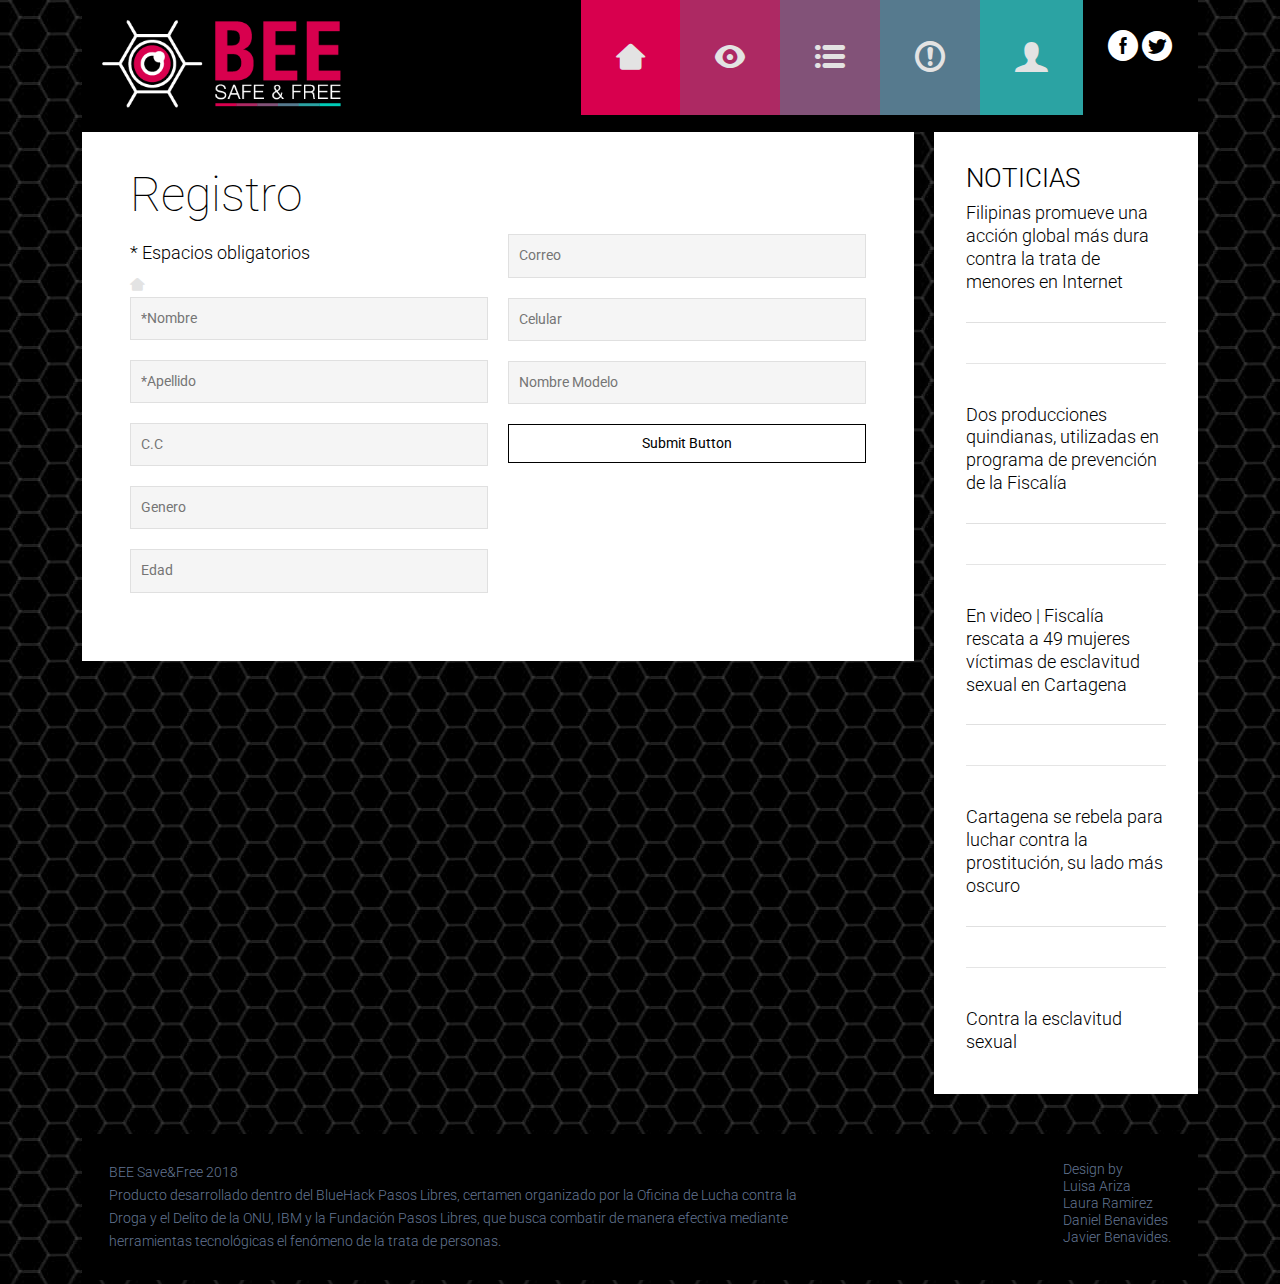
<file: src/main/webapp/registro.html>
<!DOCTYPE html>
<html lang="en-US">
   <head>
      <meta charset="UTF-8">
      <meta name="viewport" content="width=device-width, initial-scale=1.0" />
      <title>BEE Safe&Free</title>
      <meta name="description" content="Download free amazing responsive Fashion Blog template."/>
      <meta name="keywords" content="free, responsive, blog, fashion"/>
      <link rel="stylesheet" href="css/components.css">
      <link rel="stylesheet" href="css/icons.css">
      <link rel="stylesheet" href="css/responsee.css">
      <!-- CUSTOM STYLE --> 
      <link rel="stylesheet" href="css/template-style.css">      
      <link href='http://fonts.googleapis.com/css?family=Roboto:400,100,300,700&subset=latin,latin-ext' rel='stylesheet' type='text/css'>
      <script type="text/javascript" src="js/jquery-1.8.3.min.js"></script>
      <script type="text/javascript" src="js/jquery-ui.min.js"></script>
      <script type="text/javascript" src="js/usuario.js"></script>              
   </head>
   <body class="size-1140">
      <!-- TOP NAV WITH LOGO -->          
      
      
         <header class="">
         <div class="line">
            <nav>
               <div class="top-nav">
                  <p class="nav-text"></p>
                  <a class="logo" href="index.html">            
                   
                  <img class="full-img" src="img/bee-logo_black-bg_1x.png"  >
                  
                 </a>
                  
                  
                   
                                                
                                                                                                                         
                  <ul class="top-ul right">
                     <li>
                       <span class="d-inline-block" tabindex="0" data-toggle="tooltip" title="HOME">            
                        <a href="index.html" style=" background: #D8004E" ><i class="icon-home icon2x" style="pointer-events: none; 
                        	
                        margin-right: 15px; margin-left: 15px" disable></i> </a>   </span>         
                     </li>
                     <li> 
                       <span class="d-inline-block" tabindex="0" data-toggle="tooltip" title="NOSOTROS">           
                        <a href="about.html" style=" background: #AD2963"><i class="icon-eye icon2x" style="pointer-events: none;margin-right: 15px; margin-left: 15px" disable></i> </a>   </span>         
                     </li>
                     <li> 
                       <span class="d-inline-block" tabindex="0" data-toggle="tooltip" title="DIRECTORIO">           
                        <a href="archive.html" style="background: #825278"><i class="icon-list icon2x" style="pointer-events: none;margin-right: 15px; margin-left: 15px" disable></i>
                         </a>
                         </span>            
                     </li>
                     <li>  
                       <span class="d-inline-block" tabindex="0" data-toggle="tooltip" title="DENUNCIA ANÓNIMA">          
                        <a href="contact.html" style="background: #567A8E"><i class="icon-warning_alt icon2x" style="pointer-events: none;margin-right: 15px; margin-left: 15px" disable></i> </a> 
                        </span>           
                     </li>
                       <li> 
                       <span class="d-inline-block" tabindex="0" data-toggle="tooltip" title="REGISTRO">           
                        <a href="contact.html" style="background: #2BA3A3"><i class="icon-user icon2x" style="pointer-events: none;margin-right: 15px; margin-left: 15px" disable ></i>
                         </a> </span>           
                     </li>
                     <div class="social right">	           
                        <a target="_blank" href="https://www.facebook.com/myresponsee">
                        <i class="icon-facebook_circle icon2x" style="color: #FFFFFF"></i>
                        </a>          
                        <a target="_blank" href="https://twitter.com/MyResponsee">
                        
                        
                        <i class="icon-twitter_circle icon2x" style="color: #FFFFFF"></i>
                        </a>          
                     </div>
                  </ul>
               </div>
            </nav>
         </div>
      </header>
      
       
      <!-- MAIN SECTION -->                  
      <section id="article-section" class="line">
         <div class="margin">
            <!-- ARTICLES -->             
            <div class="s-12 m-7 l-9">
               <!-- ARTICLE 1 -->               
               <article class="margin-bottom">
                  <!-- text -->                 
                  <div class="post-text">
                     <h1>Registro</h1>
                     <div class="line">
                        <div class="margin">
                           <div class="s-12 l-6">
                              
                              <h5>* Espacios obligatorios</h5>
                              <form class="customform" action="">
                                 <div class="s-12"><i class="icon-home icon"></i><input id="nombre" name="" placeholder="*Nombre" title="Your e-mail" type="text" /></div>
                                 <div class="s-12"><input id="apellido" name="" placeholder="*Apellido" title="Your name" type="text" /></div>
                                 <div class="s-12"><input id="cc" name="" placeholder="C.C" title="Your name" type="text" /></div>
                                 <div class="s-12"><input id="genero" name="" placeholder="Genero" title="Your name" type="text" /></div>
                                 <div class="s-12"><input id="edad" name="" placeholder="Edad" title="Your name" type="text" /></div>
                                
                                 
                                
                              </form>
                           </div>
                           <div class="s-12 l-6">
<form class="customform" action="">
                  <div class="s-12"><input id="correo" name="" placeholder="Correo" title="Your e-mail" type="text" /></div>
                                 <div class="s-12"><input id="celular" name="" placeholder="Celular" title="Your name" type="text" /></div>
                                  <div class="s-12"><input id="nombreModelo" name="" placeholder="Nombre Modelo" title="Your name" type="text" /></div>
                                 
                                 <button type="submit" onClick="registroUsuario">Submit Button</button>
                              </form>
                           </div>
                        </div>
                     </div>
                  </div>
                  <!-- MAP -->	
                  
               </article>
               <!-- AD REGION -->
              
            </div>
            <!-- SIDEBAR -->             
            
             <div class="s-12 m-5 l-3">
               <aside>
                  <!-- LATEST POSTS -->
                  <div class="aside-block margin-bottom">
                     <h3>NOTICIAS</h3>
                    <a class="latest-posts" href="post-1.html">
                    <h5>Filipinas promueve una acción global más dura contra la trata de menores en Internet</h5>
</a><hr>
                    <a class="latest-posts" href="post-2.html">
                    <h5>Dos producciones quindianas, utilizadas en programa de prevención de la Fiscalía</h5>
</a><hr>
                    <a class="latest-posts" href="post-3.html">
                    <h5>En video | Fiscalía rescata a 49 mujeres víctimas de esclavitud sexual en Cartagena</h5>
</a><hr>
                     <a class="latest-posts" href="post-4.html">
                        <h5>Cartagena se rebela para luchar contra la prostitución, su lado más oscuro</h5>
</a><hr>
                     <a class="latest-posts" href="post-5.html">
                        <h5>Contra la esclavitud sexual</h5>
</a>
                  </div>
                  <!-- AD REGION -->         
                  <div class="advertising margin-bottom hide-s">
                    <script async src="//pagead2.googlesyndication.com/pagead/js/adsbygoogle.js"></script>
                    <!-- Fashion 160x600 -->
                    
                    <script>
                    (adsbygoogle = window.adsbygoogle || []).push({});
                    </script>          
                  </div>
               </aside>
            </div>
            
            
         </div>
      </section>
      <!-- FOOTER -->       
      <div class="line">
         <footer>
            <div class="s-12 l-8">
              <p> BEE Save&amp;Free 2018<br>
                Producto desarrollado dentro del BlueHack Pasos Libres, certamen organizado por la Oficina de Lucha contra la Droga y el Delito de la ONU, IBM y la Fundación Pasos Libres, que busca combatir de manera efectiva mediante herramientas tecnológicas el fenómeno de la trata de personas.<br>
              </p>
            </div>
            <div class="s-12 l-4">		                            
               <a class="right" href="http://www.myresponsee.com" title="Responsive framework">Design by<br>Luisa Ariza<br>Laura Ramirez<br>Daniel Benavides<br>Javier Benavides.
               </a>                       
            </div>
         </footer>
      </div>
      <script type="text/javascript" src="js/responsee.js"></script>
   </body>
</html>
</file>
<file: src/main/webapp/css/components.css>
.tab-item {
  background: none repeat scroll 0 0 #fff;
  display: none;
  padding: 1.25rem 0;
}
.tab-item.tab-active {
  display: block;
}
.tab-content > .tab-label {
  display: none;
}
.tab-nav > .tab-label {
  float:left;
}
a.tab-label, a.tab-label:link, a.tab-label:visited, a.tab-label:hover {
  background: none repeat scroll 0 0 #262626;
  color: #fff;
  margin-right: 1px;
  padding: 0.625rem 1.25rem;
  transition: background 0.20s linear 0s;
  -o-transition: background 0.20s linear 0s;
  -ms-transition: background 0.20s linear 0s;
  -moz-transition: background 0.20s linear 0s;
  -webkit-transition: background 0.20s linear 0s;
}
a.tab-label:hover,a.tab-label.active-btn {
  background: none repeat scroll 0 0 #999;
}
.tab-label.active-btn {
  cursor: default;
}
.tab-content {
  text-align: left;
}
@media screen and (max-width:768px) {    
  .tab-nav > .tab-label {
    margin: 0.5px 0;
    width: 100%;
  }
}
/* Custom forms */
form.customform input, form.customform select, form.customform textarea, form.customform button {
 font-size:0.9rem;
 font-family:inherit;
 margin-bottom:1.25rem;
} 
form.customform input, form.customform select {height: 2.7rem;}
form.customform input, form.customform textarea, form.customform select { 
 background: none repeat scroll 0 0 #F5F5F5;
 transition: background 0.20s linear 0s;
 -o-transition: background 0.20s linear 0s;
 -ms-transition: background 0.20s linear 0s;
 -moz-transition: background 0.20s linear 0s;
 -webkit-transition: background 0.20s linear 0s;
}
form.customform input:hover, form.customform textarea:hover, form.customform select:hover, form.customform input:focus, form.customform textarea:focus, form.customform select:focus {background: none repeat scroll 0 0 #fff;}
form.customform input, form.customform textarea, form.customform select {
 background: none repeat scroll 0 0 #F5F5F5;
 border: 1px solid #E0E0E0;
 padding: 0.625rem;
 width: 100%;
}
form.customform input[type="file"] {
 border: 1px solid #E0E0E0;
 height: auto;
 max-height: 2.7rem;
 min-height: 2.7rem;
 padding: 0.4rem;
 width: 100%;
}
form.customform input[type="radio"], form.customform input[type="checkbox"] {
 margin-right: 0.625rem;
 width:auto;
 padding:0;
 height:auto;
}
form.customform option {padding: 0.625rem;}
form.customform select[multiple="multiple"] {height: auto;}
form.customform button {
 width: 100%;
 background: none repeat scroll 0 0 #152732;
 border: 0 none;
 color: #fff;
 height: 2.7rem;
 padding: 0.625rem;
 cursor:pointer;
 width: 100%;
 transition: background 0.20s linear 0s;
 -o-transition: background 0.20s linear 0s;
 -ms-transition: background 0.20s linear 0s;
 -moz-transition: background 0.20s linear 0s;
 -webkit-transition: background 0.20s linear 0s;
}
/* Tooltip */
a.tooltip-container,.tooltip-container {
  border-bottom:1px dotted;
  border-bottom-color: color;
  cursor: help;
  font-weight: 600;
}
a .tooltip-content,.tooltip-content {
  background: #152732 none repeat scroll 0 0;
  color: #fff!important;
  border-radius: 3px;
  display: none;
  font-size: 0.8rem;
  font-weight: normal;
  line-height: 1.3rem;
  margin-top: -1.25rem;
  max-width: 300px;
  padding: 0.625rem;
  position: absolute;
  z-index: 10;
}
.tooltip-content::after {
  border-left: 9px solid transparent;
  border-right: 9px solid transparent;
  border-top: 7px solid #152732;
  bottom: -5px;
  clear: both;
  content: "";
  height: 0;
  left: 50%;
  margin-left: -5px;
  position: absolute;
  width: 0;
}
a.tooltip-content.tooltip-bottom,.tooltip-content.tooltip-bottom {
  margin-top: 1.25rem;
}
.tooltip-content.tooltip-bottom::after {
  border-left: 9px solid transparent;
  border-right: 9px solid transparent;
  border-top: 0;
  border-bottom: 7px solid #152732;
  top: -5px;
}
/* Buttons */
.button,a.button,a.button:link,a.button:active,a.button:visited {
  background: #777 none repeat scroll 0 0;
  border: 0;
  color: #fff;
  cursor: pointer;
  display: inline-block;
  font-size: 0.85rem;
  padding: 0.825rem 1rem;
  text-align: center;
  transition: all 0.20s linear 0s;
  -o-transition: all 0.20s linear 0s;
  -ms-transition: all 0.20s linear 0s;
  -moz-transition: all 0.20s linear 0s;
  -webkit-transition: all 0.20s linear 0s;
}
.button.rounded-btn {
  border-radius: 4px;
}
.button.rounded-full-btn {
  border-radius: 100px;
}
.button:hover {box-shadow: 0 0 10px 100px rgba(255,255,255,0.15) inset;}
.button.secondary-btn,a.button.secondary-btn,a.button.secondary-btn:link,a.button.secondary-btn:active,a.button.secondary-btn:visited {
  background: #444 none repeat scroll 0 0;
}
.button.cancel-btn,a.button.cancel-btn,a.button.cancel-btn:link,a.button.cancel-btn:active,a.button.cancel-btn:visited {
  background: #dc003a none repeat scroll 0 0;
}
.button.submit-btn,a.button.submit-btn,a.button.submit-btn:link,a.button.submit-btn:active,a.button.submit-btn:visited {
  background: #b4bf04 none repeat scroll 0 0;
}
.button.reload-btn,a.button.reload-btn,a.button.reload-btn:link,a.button.reload-btn:active,a.button.reload-btn:visited {
  background: #ff9800 none repeat scroll 0 0;
}
.button.disabled-btn {
  cursor: not-allowed!important;
  opacity: 0.2;
}
.button i {
  background: rgba(0, 0, 0, 0.1) none repeat scroll 0 0;
  border-radius: 27px;
  color: #fff!important;
  display: inline-block;
  font-size: 0.8rem;
  height: 27px;
  line-height: 27px;
  margin-right: 5px;
  width: 27px;
  transition: all 0.20s linear 0s;
  -o-transition: all 0.20s linear 0s;
  -ms-transition: all 0.20s linear 0s;
  -moz-transition: all 0.20s linear 0s;
  -webkit-transition: all 0.20s linear 0s;
}
.button:hover > i {
  background: rgba(0, 0, 0, 0.06) none repeat scroll 0 0;
}
</file>
<file: src/main/webapp/css/icons.css>
/* Icon font - MFG labs */
@font-face {
  font-family: 'mfg';
    src: url('../font/mfglabsiconset-webfont.eot');
    src: url('../font/mfglabsiconset-webfont.svg#mfg_labs_iconsetregular') format('svg'),
   		   url('../font/mfglabsiconset-webfont.eot?#iefix') format('embedded-opentype'),
         url('../font/mfglabsiconset-webfont.woff') format('woff'),
         url('../font/mfglabsiconset-webfont.ttf') format('truetype');
    font-weight: normal;
    font-style: normal;
}

.icon-cloud,
.icon-at,
.icon-plus,
.icon-minus,
.icon-arrow_up,
.icon-arrow_down,
.icon-arrow_right,
.icon-arrow_left,
.icon-chevron_down,
.icon-chevron_up,
.icon-chevron_right,
.icon-chevron_left,
.icon-reorder,
.icon-list,
.icon-reorder_square,
.icon-reorder_square_line,
.icon-coverflow,
.icon-coverflow_line,
.icon-pause,
.icon-play,
.icon-step_forward,
.icon-step_backward,
.icon-fast_forward,
.icon-fast_backward,
.icon-cloud_upload,
.icon-cloud_download,
.icon-data_science,
.icon-data_science_black,
.icon-globe,
.icon-globe_black,
.icon-math_ico,
.icon-math,
.icon-math_black,
.icon-paperplane_ico,
.icon-paperplane,
.icon-paperplane_black,
.icon-color_balance,
.icon-star,
.icon-star_half,
.icon-star_empty,
.icon-star_half_empty,
.icon-reload,
.icon-heart,
.icon-heart_broken,
.icon-hashtag,
.icon-reply,
.icon-retweet,
.icon-signin,
.icon-signout,
.icon-download,
.icon-upload,
.icon-placepin,
.icon-display_screen,
.icon-tablet,
.icon-smartphone,
.icon-connected_object,
.icon-lock,
.icon-unlock,
.icon-camera,
.icon-isight,
.icon-video_camera,
.icon-random,
.icon-message,
.icon-discussion,
.icon-calendar,
.icon-ringbell,
.icon-movie,
.icon-mail,
.icon-pen,
.icon-settings,
.icon-measure,
.icon-vector,
.icon-vector_pen,
.icon-mute_on,
.icon-mute_off,
.icon-home,
.icon-sheet,
.icon-arrow_big_right,
.icon-arrow_big_left,
.icon-arrow_big_down,
.icon-arrow_big_up,
.icon-dribbble_circle,
.icon-dribbble,
.icon-facebook_circle,
.icon-facebook,
.icon-git_circle_alt,
.icon-git_circle,
.icon-git,
.icon-octopus,
.icon-twitter_circle,
.icon-twitter,
.icon-google_plus_circle,
.icon-google_plus,
.icon-linked_in_circle,
.icon-linked_in,
.icon-instagram,
.icon-instagram_circle,
.icon-mfg_icon,
.icon-xing,
.icon-xing_circle,
.icon-mfg_icon_circle,
.icon-user,
.icon-user_male,
.icon-user_female,
.icon-users,
.icon-file_open,
.icon-file_close,
.icon-file_alt,
.icon-file_close_alt,
.icon-attachment,
.icon-check,
.icon-cross_mark,
.icon-cancel_circle,
.icon-check_circle,
.icon-magnifying,
.icon-inbox,
.icon-clock,
.icon-stopwatch,
.icon-hourglass,
.icon-trophy,
.icon-unlock_alt,
.icon-lock_alt,
.icon-arrow_doubled_right,
.icon-arrow_doubled_left,
.icon-arrow_doubled_down,
.icon-arrow_doubled_up,
.icon-link,
.icon-warning,
.icon-warning_alt,
.icon-magnifying_plus,
.icon-magnifying_minus,
.icon-white_question,
.icon-black_question,
.icon-stop,
.icon-share,
.icon-eye,
.icon-trash_can,
.icon-hard_drive,
.icon-information_black,
.icon-information_white,
.icon-printer,
.icon-letter,
.icon-soundcloud,
.icon-soundcloud_circle,
.icon-anchor,
.icon-female_sign,
.icon-male_sign,
.icon-joystick,
.icon-high_voltage,
.icon-fire,
.icon-newspaper,
.icon-chart,
.icon-spread,
.icon-spinner_1,
.icon-spinner_2,
.icon-chart_alt,
.icon-label,
.icon-brush,
.icon-refresh,
.icon-node,
.icon-node_2,
.icon-node_3,
.icon-link_2_nodes,
.icon-link_3_nodes,
.icon-link_loop_nodes,
.icon-node_size,
.icon-node_color,
.icon-layout_directed,
.icon-layout_radial,
.icon-layout_hierarchical,
.icon-node_link_direction,
.icon-node_link_short_path,
.icon-node_cluster,
.icon-display_graph,
.icon-node_link_weight,
.icon-more_node_links,
.icon-node_shape,
.icon-node_icon,
.icon-node_text,
.icon-node_link_text,
.icon-node_link_color,
.icon-node_link_shape,
.icon-credit_card,
.icon-disconnect,
.icon-graph,
.icon-new_user {
  font-family: 'mfg';
  font-style: normal;
  font-variant: normal;
  font-weight: normal;
  color:#e3e3e3;
  speak: none; 
  text-transform: none;
  /* Better Font Rendering =========== */
  -webkit-font-smoothing: antialiased;
  -moz-osx-font-smoothing: grayscale;
}
.icon2x {font-size: 2rem;}
.icon3x {font-size: 3rem;}

.icon-cloud:before { content: "\2601"; }
.icon-at:before { content: "\0040"; }
.icon-plus:before { content: "\002B"; }
.icon-minus:before { content: "\2212"; }
.icon-arrow_up:before { content: "\2191"; }
.icon-arrow_down:before { content: "\2193"; }
.icon-arrow_right:before { content: "\2192"; }
.icon-arrow_left:before { content: "\2190"; }
.icon-chevron_down:before { content: "\f004"; }
.icon-chevron_up:before { content: "\f005"; }
.icon-chevron_right:before { content: "\f006"; }
.icon-chevron_left:before { content: "\f007"; }
.icon-reorder:before { content: "\f008"; }
.icon-list:before { content: "\f009"; }
.icon-reorder_square:before { content: "\f00a"; }
.icon-reorder_square_line:before { content: "\f00b"; }
.icon-coverflow:before { content: "\f00c"; }
.icon-coverflow_line:before { content: "\f00d"; }
.icon-pause:before { content: "\f00e"; }
.icon-play:before { content: "\f00f"; }
.icon-step_forward:before { content: "\f010"; }
.icon-step_backward:before { content: "\f011"; }
.icon-fast_forward:before { content: "\f012"; }
.icon-fast_backward:before { content: "\f013"; }
.icon-cloud_upload:before { content: "\f014"; }
.icon-cloud_download:before { content: "\f015"; }
.icon-data_science:before { content: "\f016"; }
.icon-data_science_black:before { content: "\f017"; }
.icon-globe:before { content: "\f018"; }
.icon-globe_black:before { content: "\f019"; }
.icon-math_ico:before { content: "\f01a"; }
.icon-math:before { content: "\f01b"; }
.icon-math_black:before { content: "\f01c"; }
.icon-paperplane_ico:before { content: "\f01d"; }
.icon-paperplane:before { content: "\f01e"; }
.icon-paperplane_black:before { content: "\f01f"; }
.icon-color_balance:before { content: "\f020"; }
.icon-star:before { content: "\2605"; }
.icon-star_half:before { content: "\f022"; }
.icon-star_empty:before { content: "\2606"; }
.icon-star_half_empty:before { content: "\f024"; }
.icon-reload:before { content: "\f025"; }
.icon-heart:before { content: "\2665"; }
.icon-heart_broken:before { content: "\f028"; }
.icon-hashtag:before { content: "\f029"; }
.icon-reply:before { content: "\f02a"; }
.icon-retweet:before { content: "\f02b"; }
.icon-signin:before { content: "\f02c"; }
.icon-signout:before { content: "\f02d"; }
.icon-download:before { content: "\f02e"; }
.icon-upload:before { content: "\f02f"; }
.icon-placepin:before { content: "\f031"; }
.icon-display_screen:before { content: "\f032"; }
.icon-tablet:before { content: "\f033"; }
.icon-smartphone:before { content: "\f034"; }
.icon-connected_object:before { content: "\f035"; }
.icon-lock:before { content: "\F512"; }
.icon-unlock:before { content: "\F513"; }
.icon-camera:before { content: "\F4F7"; }
.icon-isight:before { content: "\f039"; }
.icon-video_camera:before { content: "\f03a"; }
.icon-random:before { content: "\f03b"; }
.icon-message:before { content: "\F4AC"; }
.icon-discussion:before { content: "\f03d"; }
.icon-calendar:before { content: "\F4C5"; }
.icon-ringbell:before { content: "\f03f"; }
.icon-movie:before { content: "\f040"; }
.icon-mail:before { content: "\2709"; }
.icon-pen:before { content: "\270F"; }
.icon-settings:before { content: "\9881"; }
.icon-measure:before { content: "\f044"; }
.icon-vector:before { content: "\f045"; }
.icon-vector_pen:before { content: "\2712"; }
.icon-mute_on:before { content: "\f047"; }
.icon-mute_off:before { content: "\f048"; }
.icon-home:before { content: "\2302"; }
.icon-sheet:before { content: "\f04a"; }
.icon-arrow_big_right:before { content: "\21C9"; }
.icon-arrow_big_left:before { content: "\21C7"; }
.icon-arrow_big_down:before { content: "\21CA"; }
.icon-arrow_big_up:before { content: "\21C8"; }
.icon-dribbble_circle:before { content: "\f04f"; }
.icon-dribbble:before { content: "\f050"; }
.icon-facebook_circle:before { content: "\f051"; }
.icon-facebook:before { content: "\f052"; }
.icon-git_circle_alt:before { content: "\f053"; }
.icon-git_circle:before { content: "\f054"; }
.icon-git:before { content: "\f055"; }
.icon-octopus:before { content: "\f056"; }
.icon-twitter_circle:before { content: "\f057"; }
.icon-twitter:before { content: "\f058"; }
.icon-google_plus_circle:before { content: "\f059"; }
.icon-google_plus:before { content: "\f05a"; }
.icon-linked_in_circle:before { content: "\f05b"; }
.icon-linked_in:before { content: "\f05c"; }
.icon-instagram:before { content: "\f05d"; }
.icon-instagram_circle:before { content: "\f05e"; }
.icon-mfg_icon:before { content: "\f05f"; }
.icon-xing:before { content: "\F532"; }
.icon-xing_circle:before { content: "\F533"; }
.icon-mfg_icon_circle:before { content: "\f060"; }
.icon-user:before { content: "\f061"; }
.icon-user_male:before { content: "\f062"; }
.icon-user_female:before { content: "\f063"; }
.icon-users:before { content: "\f064"; }
.icon-file_open:before { content: "\F4C2"; }
.icon-file_close:before { content: "\f067"; }
.icon-file_alt:before { content: "\f068"; }
.icon-file_close_alt:before { content: "\f069"; }
.icon-attachment:before { content: "\f06a"; }
.icon-check:before { content: "\2713"; }
.icon-cross_mark:before { content: "\274C"; }
.icon-cancel_circle:before { content: "\F06E"; }
.icon-check_circle:before { content: "\f06d"; }
.icon-magnifying:before { content: "\F50D"; }
.icon-inbox:before { content: "\f070"; }
.icon-clock:before { content: "\23F2"; }
.icon-stopwatch:before { content: "\23F1"; }
.icon-hourglass:before { content: "\231B"; }
.icon-trophy:before { content: "\f074"; }
.icon-unlock_alt:before { content: "\F075"; }
.icon-lock_alt:before { content: "\F510"; }
.icon-arrow_doubled_right:before { content: "\21D2"; }
.icon-arrow_doubled_left:before { content: "\21D0"; }
.icon-arrow_doubled_down:before { content: "\21D3"; }
.icon-arrow_doubled_up:before { content: "\21D1"; }
.icon-link:before { content: "\f07B"; }
.icon-warning:before { content: "\2757"; }
.icon-warning_alt:before { content: "\2755"; }
.icon-magnifying_plus:before { content: "\f07E"; }
.icon-magnifying_minus:before { content: "\f07F"; }
.icon-white_question:before { content: "\2754"; }
.icon-black_question:before { content: "\2753"; }
.icon-stop:before { content: "\f080"; }
.icon-share:before { content: "\f081"; }
.icon-eye:before { content: "\f082"; }
.icon-trash_can:before { content: "\f083"; }
.icon-hard_drive:before { content: "\f084"; }
.icon-information_black:before { content: "\f085"; }
.icon-information_white:before { content: "\f086"; }
.icon-printer:before { content: "\f087"; }
.icon-letter:before { content: "\f088"; }
.icon-soundcloud:before { content: "\f089"; }
.icon-soundcloud_circle:before { content: "\f08A"; }
.icon-anchor:before { content: "\2693"; }
.icon-female_sign:before { content: "\2640"; }
.icon-male_sign:before { content: "\2642"; }
.icon-joystick:before { content: "\F514"; }
.icon-high_voltage:before { content: "\26A1"; }
.icon-fire:before { content: "\F525"; }
.icon-newspaper:before { content: "\F4F0"; }
.icon-chart:before { content: "\F526"; }
.icon-spread:before { content: "\F527"; }
.icon-spinner_1:before { content: "\F528"; }
.icon-spinner_2:before { content: "\F529"; }
.icon-chart_alt:before { content: "\F530"; }
.icon-label:before { content: "\F531"; }
.icon-brush:before { content: "\E000"; }
.icon-refresh:before { content: "\E001"; }
.icon-node:before { content: "\E002"; }
.icon-node_2:before { content: "\E003"; }
.icon-node_3:before { content: "\E004"; }
.icon-link_2_nodes:before { content: "\E005"; }
.icon-link_3_nodes:before { content: "\E006"; }
.icon-link_loop_nodes:before { content: "\E007"; }
.icon-node_size:before { content: "\E008"; }
.icon-node_color:before { content: "\E009"; }
.icon-layout_directed:before { content: "\E010"; }
.icon-layout_radial:before { content: "\E011"; }
.icon-layout_hierarchical:before { content: "\E012"; }
.icon-node_link_direction:before { content: "\E013"; }
.icon-node_link_short_path:before { content: "\E014"; }
.icon-node_cluster:before { content: "\E015"; }
.icon-display_graph:before { content: "\E016"; }
.icon-node_link_weight:before { content: "\E017"; }
.icon-more_node_links:before { content: "\E018"; }
.icon-node_shape:before { content: "\E00A"; }
.icon-node_icon:before { content: "\E00B"; }
.icon-node_text:before { content: "\E00C"; }
.icon-node_link_text:before { content: "\E00D"; }
.icon-node_link_color:before { content: "\E00E"; }
.icon-node_link_shape:before { content: "\E00F"; }
.icon-credit_card:before { content: "\F4B3"; }
.icon-disconnect:before { content: "\F534"; }
.icon-graph:before { content: "\F535"; }
.icon-new_user:before { content: "\F536"; }


/* Icon font - Simple Line Icons */
@font-face {
  font-family: 'sli';
  src: url('../font/Simple-Line-Icons.eot?v=2.2.2');
  src: url('../font/Simple-Line-Icons.eot?v=2.2.2#iefix') format('embedded-opentype'), url('../font/Simple-Line-Icons.ttf?v=2.2.2') format('truetype'), url('../font/Simple-Line-Icons.woff2?v=2.2.2') format('woff2'), url('../font/Simple-Line-Icons.woff?v=2.2.2') format('woff'), url('../font/Simple-Line-Icons.svg?v=2.2.2#simple-line-icons') format('svg');
  font-weight: normal;
  font-style: normal;
}

.icon-sli-user,
.icon-sli-people,
.icon-sli-user-female,
.icon-sli-user-follow,
.icon-sli-user-following,
.icon-sli-user-unfollow,
.icon-sli-login,
.icon-sli-logout,
.icon-sli-emotsmile,
.icon-sli-phone,
.icon-sli-call-end,
.icon-sli-call-in,
.icon-sli-call-out,
.icon-sli-map,
.icon-sli-location-pin,
.icon-sli-direction,
.icon-sli-directions,
.icon-sli-compass,
.icon-sli-layers,
.icon-sli-menu,
.icon-sli-list,
.icon-sli-options-vertical,
.icon-sli-options,
.icon-sli-arrow-down,
.icon-sli-arrow-left,
.icon-sli-arrow-right,
.icon-sli-arrow-up,
.icon-sli-arrow-up-circle,
.icon-sli-arrow-left-circle,
.icon-sli-arrow-right-circle,
.icon-sli-arrow-down-circle,
.icon-sli-check,
.icon-sli-clock,
.icon-sli-plus,
.icon-sli-minus,
.icon-sli-close,
.icon-sli-organization,
.icon-sli-trophy,
.icon-sli-screen-smartphone,
.icon-sli-screen-desktop,
.icon-sli-plane,
.icon-sli-notebook,
.icon-sli-mustache,
.icon-sli-mouse,
.icon-sli-magnet,
.icon-sli-energy,
.icon-sli-disc,
.icon-sli-cursor,
.icon-sli-cursor-move,
.icon-sli-crop,
.icon-sli-chemistry,
.icon-sli-speedometer,
.icon-sli-shield,
.icon-sli-screen-tablet,
.icon-sli-magic-wand,
.icon-sli-hourglass,
.icon-sli-graduation,
.icon-sli-ghost,
.icon-sli-game-controller,
.icon-sli-fire,
.icon-sli-eyeglass,
.icon-sli-envelope-open,
.icon-sli-envelope-letter,
.icon-sli-bell,
.icon-sli-badge,
.icon-sli-anchor,
.icon-sli-wallet,
.icon-sli-vector,
.icon-sli-speech,
.icon-sli-puzzle,
.icon-sli-printer,
.icon-sli-present,
.icon-sli-playlist,
.icon-sli-pin,
.icon-sli-picture,
.icon-sli-handbag,
.icon-sli-globe-alt,
.icon-sli-globe,
.icon-sli-folder-alt,
.icon-sli-folder,
.icon-sli-film,
.icon-sli-feed,
.icon-sli-drop,
.icon-sli-drawer,
.icon-sli-docs,
.icon-sli-doc,
.icon-sli-diamond,
.icon-sli-cup,
.icon-sli-calculator,
.icon-sli-bubbles,
.icon-sli-briefcase,
.icon-sli-book-open,
.icon-sli-basket-loaded,
.icon-sli-basket,
.icon-sli-bag,
.icon-sli-action-undo,
.icon-sli-action-redo,
.icon-sli-wrench,
.icon-sli-umbrella,
.icon-sli-trash,
.icon-sli-tag,
.icon-sli-support,
.icon-sli-frame,
.icon-sli-size-fullscreen,
.icon-sli-size-actual,
.icon-sli-shuffle,
.icon-sli-share-alt,
.icon-sli-share,
.icon-sli-rocket,
.icon-sli-question,
.icon-sli-pie-chart,
.icon-sli-pencil,
.icon-sli-note,
.icon-sli-loop,
.icon-sli-home,
.icon-sli-grid,
.icon-sli-graph,
.icon-sli-microphone,
.icon-sli-music-tone-alt,
.icon-sli-music-tone,
.icon-sli-earphones-alt,
.icon-sli-earphones,
.icon-sli-equalizer,
.icon-sli-like,
.icon-sli-dislike,
.icon-sli-control-start,
.icon-sli-control-rewind,
.icon-sli-control-play,
.icon-sli-control-pause,
.icon-sli-control-forward,
.icon-sli-control-end,
.icon-sli-volume-1,
.icon-sli-volume-2,
.icon-sli-volume-off,
.icon-sli-calendar,
.icon-sli-bulb,
.icon-sli-chart,
.icon-sli-ban,
.icon-sli-bubble,
.icon-sli-camrecorder,
.icon-sli-camera,
.icon-sli-cloud-download,
.icon-sli-cloud-upload,
.icon-sli-envelope,
.icon-sli-eye,
.icon-sli-flag,
.icon-sli-heart,
.icon-sli-info,
.icon-sli-key,
.icon-sli-link,
.icon-sli-lock,
.icon-sli-lock-open,
.icon-sli-magnifier,
.icon-sli-magnifier-add,
.icon-sli-magnifier-remove,
.icon-sli-paper-clip,
.icon-sli-paper-plane,
.icon-sli-power,
.icon-sli-refresh,
.icon-sli-reload,
.icon-sli-settings,
.icon-sli-star,
.icon-sli-symbol-female,
.icon-sli-symbol-male,
.icon-sli-target,
.icon-sli-credit-card,
.icon-sli-paypal,
.icon-sli-social-tumblr,
.icon-sli-social-twitter,
.icon-sli-social-facebook,
.icon-sli-social-instagram,
.icon-sli-social-linkedin,
.icon-sli-social-pinterest,
.icon-sli-social-github,
.icon-sli-social-google,
.icon-sli-social-reddit,
.icon-sli-social-skype,
.icon-sli-social-dribbble,
.icon-sli-social-behance,
.icon-sli-social-foursqare,
.icon-sli-social-soundcloud,
.icon-sli-social-spotify,
.icon-sli-social-stumbleupon,
.icon-sli-social-youtube,
.icon-sli-social-dropbox {
  font-family: 'sli';
  font-style: normal;  
  font-variant: normal;
  font-weight: normal;
  color:#e3e3e3;
  speak: none;
  text-transform: none;
  /* Better Font Rendering =========== */
  -webkit-font-smoothing: antialiased;
  -moz-osx-font-smoothing: grayscale;
}
.icon-sli-user:before { content: "\e005"; }
.icon-sli-people:before { content: "\e001"; }
.icon-sli-user-female:before { content: "\e000"; }
.icon-sli-user-follow:before { content: "\e002"; }
.icon-sli-user-following:before { content: "\e003"; }
.icon-sli-user-unfollow:before { content: "\e004"; }
.icon-sli-login:before { content: "\e066"; }
.icon-sli-logout:before { content: "\e065"; }
.icon-sli-emotsmile:before { content: "\e021"; }
.icon-sli-phone:before { content: "\e600"; }
.icon-sli-call-end:before { content: "\e048"; }
.icon-sli-call-in:before { content: "\e047"; }
.icon-sli-call-out:before { content: "\e046"; }
.icon-sli-map:before { content: "\e033"; }
.icon-sli-location-pin:before { content: "\e096"; }
.icon-sli-direction:before { content: "\e042"; }
.icon-sli-directions:before { content: "\e041"; }
.icon-sli-compass:before { content: "\e045"; }
.icon-sli-layers:before { content: "\e034"; }
.icon-sli-menu:before { content: "\e601"; }
.icon-sli-list:before { content: "\e067"; }
.icon-sli-options-vertical:before { content: "\e602"; }
.icon-sli-options:before { content: "\e603"; }
.icon-sli-arrow-down:before { content: "\e604"; }
.icon-sli-arrow-left:before { content: "\e605"; }
.icon-sli-arrow-right:before { content: "\e606"; }
.icon-sli-arrow-up:before { content: "\e607"; }
.icon-sli-arrow-up-circle:before { content: "\e078"; }
.icon-sli-arrow-left-circle:before { content: "\e07a"; }
.icon-sli-arrow-right-circle:before { content: "\e079"; }
.icon-sli-arrow-down-circle:before { content: "\e07b"; }
.icon-sli-check:before { content: "\e080"; }
.icon-sli-clock:before { content: "\e081"; }
.icon-sli-plus:before { content: "\e095"; }
.icon-sli-minus:before { content: "\e615"; }
.icon-sli-close:before { content: "\e082"; }
.icon-sli-organization:before { content: "\e616"; }

.icon-sli-trophy:before { content: "\e006"; }
.icon-sli-screen-smartphone:before { content: "\e010"; }
.icon-sli-screen-desktop:before { content: "\e011"; }
.icon-sli-plane:before { content: "\e012"; }
.icon-sli-notebook:before { content: "\e013"; }
.icon-sli-mustache:before { content: "\e014"; }
.icon-sli-mouse:before { content: "\e015"; }
.icon-sli-magnet:before { content: "\e016"; }
.icon-sli-energy:before { content: "\e020"; }
.icon-sli-disc:before { content: "\e022"; }
.icon-sli-cursor:before { content: "\e06e"; }
.icon-sli-cursor-move:before { content: "\e023"; }
.icon-sli-crop:before { content: "\e024"; }
.icon-sli-chemistry:before { content: "\e026"; }
.icon-sli-speedometer:before { content: "\e007"; }
.icon-sli-shield:before { content: "\e00e"; }
.icon-sli-screen-tablet:before { content: "\e00f"; }
.icon-sli-magic-wand:before { content: "\e017"; }
.icon-sli-hourglass:before { content: "\e018"; }
.icon-sli-graduation:before { content: "\e019"; }
.icon-sli-ghost:before { content: "\e01a"; }
.icon-sli-game-controller:before { content: "\e01b"; }
.icon-sli-fire:before { content: "\e01c"; }
.icon-sli-eyeglass:before { content: "\e01d"; }
.icon-sli-envelope-open:before { content: "\e01e"; }
.icon-sli-envelope-letter:before { content: "\e01f"; }
.icon-sli-bell:before { content: "\e027"; }
.icon-sli-badge:before { content: "\e028"; }
.icon-sli-anchor:before { content: "\e029"; }
.icon-sli-wallet:before { content: "\e02a"; }
.icon-sli-vector:before { content: "\e02b"; }
.icon-sli-speech:before { content: "\e02c"; }
.icon-sli-puzzle:before { content: "\e02d"; }
.icon-sli-printer:before { content: "\e02e"; }
.icon-sli-present:before { content: "\e02f"; }
.icon-sli-playlist:before { content: "\e030"; }
.icon-sli-pin:before { content: "\e031"; }
.icon-sli-picture:before { content: "\e032"; }
.icon-sli-handbag:before { content: "\e035"; }
.icon-sli-globe-alt:before { content: "\e036"; }
.icon-sli-globe:before { content: "\e037"; }
.icon-sli-folder-alt:before { content: "\e039"; }
.icon-sli-folder:before { content: "\e089"; }
.icon-sli-film:before { content: "\e03a"; }
.icon-sli-feed:before { content: "\e03b"; }
.icon-sli-drop:before { content: "\e03e"; }
.icon-sli-drawer:before { content: "\e03f"; }
.icon-sli-docs:before { content: "\e040"; }
.icon-sli-doc:before { content: "\e085"; }
.icon-sli-diamond:before { content: "\e043"; }
.icon-sli-cup:before { content: "\e044"; }
.icon-sli-calculator:before { content: "\e049"; }
.icon-sli-bubbles:before { content: "\e04a"; }
.icon-sli-briefcase:before { content: "\e04b"; }
.icon-sli-book-open:before { content: "\e04c"; }
.icon-sli-basket-loaded:before { content: "\e04d"; }
.icon-sli-basket:before { content: "\e04e"; }
.icon-sli-bag:before { content: "\e04f"; }
.icon-sli-action-undo:before { content: "\e050"; }
.icon-sli-action-redo:before { content: "\e051"; }
.icon-sli-wrench:before { content: "\e052"; }
.icon-sli-umbrella:before { content: "\e053"; }
.icon-sli-trash:before { content: "\e054"; }
.icon-sli-tag:before { content: "\e055"; }
.icon-sli-support:before { content: "\e056"; }
.icon-sli-frame:before { content: "\e038"; }
.icon-sli-size-fullscreen:before { content: "\e057"; }
.icon-sli-size-actual:before { content: "\e058"; }
.icon-sli-shuffle:before { content: "\e059"; }
.icon-sli-share-alt:before { content: "\e05a"; }
.icon-sli-share:before { content: "\e05b"; }
.icon-sli-rocket:before { content: "\e05c"; }
.icon-sli-question:before { content: "\e05d"; }
.icon-sli-pie-chart:before { content: "\e05e"; }
.icon-sli-pencil:before { content: "\e05f"; }
.icon-sli-note:before { content: "\e060"; }
.icon-sli-loop:before { content: "\e064"; }
.icon-sli-home:before { content: "\e069"; }
.icon-sli-grid:before { content: "\e06a"; }
.icon-sli-graph:before { content: "\e06b"; }
.icon-sli-microphone:before { content: "\e063"; }
.icon-sli-music-tone-alt:before { content: "\e061"; }
.icon-sli-music-tone:before { content: "\e062"; }
.icon-sli-earphones-alt:before { content: "\e03c"; }
.icon-sli-earphones:before { content: "\e03d"; }
.icon-sli-equalizer:before { content: "\e06c"; }
.icon-sli-like:before { content: "\e068"; }
.icon-sli-dislike:before { content: "\e06d"; }
.icon-sli-control-start:before { content: "\e06f"; }
.icon-sli-control-rewind:before { content: "\e070"; }
.icon-sli-control-play:before { content: "\e071"; }
.icon-sli-control-pause:before { content: "\e072"; }
.icon-sli-control-forward:before { content: "\e073"; }
.icon-sli-control-end:before { content: "\e074"; }
.icon-sli-volume-1:before { content: "\e09f"; }
.icon-sli-volume-2:before { content: "\e0a0"; }
.icon-sli-volume-off:before { content: "\e0a1"; }
.icon-sli-calendar:before { content: "\e075"; }
.icon-sli-bulb:before { content: "\e076"; }
.icon-sli-chart:before { content: "\e077"; }
.icon-sli-ban:before { content: "\e07c"; }
.icon-sli-bubble:before { content: "\e07d"; }
.icon-sli-camrecorder:before { content: "\e07e"; }
.icon-sli-camera:before { content: "\e07f"; }
.icon-sli-cloud-download:before { content: "\e083"; }
.icon-sli-cloud-upload:before { content: "\e084"; }
.icon-sli-envelope:before { content: "\e086"; }
.icon-sli-eye:before { content: "\e087"; }
.icon-sli-flag:before { content: "\e088"; }
.icon-sli-heart:before { content: "\e08a"; }
.icon-sli-info:before { content: "\e08b"; }
.icon-sli-key:before { content: "\e08c"; }
.icon-sli-link:before { content: "\e08d"; }
.icon-sli-lock:before { content: "\e08e"; }
.icon-sli-lock-open:before { content: "\e08f"; }
.icon-sli-magnifier:before { content: "\e090"; }
.icon-sli-magnifier-add:before { content: "\e091"; }
.icon-sli-magnifier-remove:before { content: "\e092"; }
.icon-sli-paper-clip:before { content: "\e093"; }
.icon-sli-paper-plane:before { content: "\e094"; }
.icon-sli-power:before { content: "\e097"; }
.icon-sli-refresh:before { content: "\e098"; }
.icon-sli-reload:before { content: "\e099"; }
.icon-sli-settings:before { content: "\e09a"; }
.icon-sli-star:before { content: "\e09b"; }
.icon-sli-symbol-female:before { content: "\e09c"; }
.icon-sli-symbol-male:before { content: "\e09d"; }
.icon-sli-target:before { content: "\e09e"; }
.icon-sli-credit-card:before { content: "\e025"; }
.icon-sli-paypal:before { content: "\e608"; }
.icon-sli-social-tumblr:before { content: "\e00a"; }
.icon-sli-social-twitter:before { content: "\e009"; }
.icon-sli-social-facebook:before { content: "\e00b"; }
.icon-sli-social-instagram:before { content: "\e609"; }
.icon-sli-social-linkedin:before { content: "\e60a"; }
.icon-sli-social-pinterest:before { content: "\e60b"; }
.icon-sli-social-github:before { content: "\e60c"; }
.icon-sli-social-google:before { content: "\e60d"; }
.icon-sli-social-reddit:before { content: "\e60e"; }
.icon-sli-social-skype:before { content: "\e60f"; }
.icon-sli-social-dribbble:before { content: "\e00d"; }
.icon-sli-social-behance:before { content: "\e610"; }
.icon-sli-social-foursqare:before { content: "\e611"; }
.icon-sli-social-soundcloud:before { content: "\e612"; }
.icon-sli-social-spotify:before { content: "\e613"; }
.icon-sli-social-stumbleupon:before { content: "\e614"; }
.icon-sli-social-youtube:before { content: "\e008"; }
.icon-sli-social-dropbox:before { content: "\e00c"; }
</file>
<file: src/main/webapp/css/responsee.css>
/*
 * Responsee CSS - v5 - 2018-01-06
 * https://www.myresponsee.com
 * Copyright 2018, Vision Design - graphic zoo
 * Free to use under the MIT license.
*/
* {  
  -webkit-box-sizing:border-box;
  -moz-box-sizing:border-box;
  box-sizing:border-box;
  margin:0;	
}
body {
  background:none repeat scroll 0 0 #eeeeee;
  font-size:16px;
  font-family:"Open Sans",Arial,sans-serif;
  color:#444;
}
h1,h2,h3,h4,h5,h6 {
  color:#152732;
  font-weight: normal;
  line-height: 1.3;
  margin:0.5rem 0;  
}
h1 {font-size:2.7rem;}
h2 {font-size:2.2rem;}  
h3 {font-size:1.8rem;}  
h4 {font-size:1.4rem;}  
h5 {font-size:1.1rem;}  
h6 {font-size:0.9rem;}    
a, a:link, a:visited, a:hover, a:active {
  text-decoration:none;
  color:#9BB800;
  transition:color 0.20s linear 0s;
  -o-transition:color 0.20s linear 0s;
  -ms-transition:color 0.20s linear 0s;
  -moz-transition:color 0.20s linear 0s;
  -webkit-transition:color 0.20s linear 0s;
}  
a:hover {color:#B6C900;}
p,li,dl,blockquote,table,kbd {
  font-size: 0.85rem;
  line-height: 1.6;
}
b,strong {font-weight:700;}
.text-center {text-align:center!important;}
.text-right {text-align:right!important;}
img {
  border:0;
  display:block;
  height:auto;
  max-width:100%;
  width:auto;
}
.owl-item img, .full-img {
  max-width: 70%;
  width:100%;
}




.owl-nav div {font-family: "mfg";}  
table {
  background:none repeat scroll 0 0 #fff;
  border:1px solid #f0f0f0;
  border-collapse:collapse;
  border-spacing:0;
  text-align:left;
  width:100%;
}
table tr td, table tr th {padding:0.625rem;}
table tfoot, table thead,table tr:nth-of-type(2n) {background:none repeat scroll 0 0 #f0f0f0;}
th,table tr:nth-of-type(2n) td {border-right:1px solid #fff;}
td {border-right:1px solid #f0f0f0;}
.size-960 .line,.size-1140 .line,.size-1280 .line,.size-1520 .line {
  margin:0 auto;
  padding:0 0.625rem;
}
hr {
  border: 0;
  border-top: 1px solid #e5e5e5;
  clear:both;  
  height:0; 
  margin:2.5rem auto;
}
li {padding:0;}
ul,ol {padding-left:1.25rem;}
blockquote {
  border:2px solid #f0f0f0;
  padding:1.25rem;
}
cite {
  color:#999;
  display:block;
  font-size:0.8rem;
}
cite:before {content:"— ";}
dl dt {font-weight:700;}
dl dd {margin-bottom:0.625rem;}
dl dd:last-child {margin-bottom:0;}
abbr {cursor:help;}
abbr[title] {border-bottom:1px dotted;}
kbd {
  background: #152732 none repeat scroll 0 0;
  color: #fff;
  padding: 0.125rem 0.3125rem;
}
code, kbd, pre, samp {font-family: Menlo,Monaco,Consolas,"Courier New",monospace;}
mark {
  background: #F3F8A9 none repeat scroll 0 0;
  padding: 0.125rem 0.3125rem;
}
.size-960 .line {max-width:59.75rem;}
.size-1140 .line {max-width:71rem;}
.size-1280 .line {max-width:80rem;}
.size-1520 .line {max-width:95rem;}
.size-960.align-content-left .line,.size-1140.align-content-left .line,.size-1280.align-content-left .line,.size-1520.align-content-left .line {margin-left:0;}
form {line-height:1.4;}
nav {
  display:block;
  width:100%;
  background:#152732;
}
.line:after, nav:after, .center:after, .box:after, .margin:after, .margin:after {
  clear:both;
  content:".";
  display:block;
  height:0;
  line-height:0;
  overflow: hidden;
  visibility:hidden;
}
.top-nav ul {padding:0;}
.top-nav ul ul {
  position:absolute;
  background:#152732;
}
.top-nav li {
  float:left;
  list-style:none outside none;
  cursor:pointer;
}
.top-nav li a {
  color:#fff; 
  display:block;
  font-size:1rem;
  padding:1.25rem; 
}
.top-nav li ul li a {
  background:none repeat scroll 0 0 #152732;
  min-width:100%;
  padding:0.625rem;
}
.top-nav li a:hover, .aside-nav li a:hover {background:#2b4c61;}
.top-nav li ul {display:none;}
.top-nav li ul li,.top-nav li ul li ul li {
  float:none;
  list-style:none outside none;
  min-width:100%;
  padding:0;
}
.count-number {
  background: rgba(153, 153, 153, 0.25) none repeat scroll 0 0;
  border-radius: 10rem;
  color: #fff;
  display: inline-block;
  font-size: 0.7rem;
  height: 1.3rem;
  line-height: 1.3rem; 
  margin: 0 0 -0.3125rem 0.3125rem;
  text-align: center;
  width: 1.3rem;
}
ul.chevron .count-number {display:none;}
ul.chevron .submenu > a:after, ul.chevron .sub-submenu > a:after,ul.chevron .aside-submenu > a:after, ul.chevron .aside-sub-submenu > a:after {
  content:"\f004";
  display:inline-block;
  font-family:mfg;
  font-size:0.7rem;
  margin:0 0.625rem;
}
.top-nav .active-item a {background:#2b4c61;}
.aside-nav > ul > li.active-item > a:link,.aside-nav > ul > li.active-item > a:visited {
  background:#2b4c61;
  color:#fff;
}
@media screen and (min-width:769px) {
  .aside-nav .count-number {
	  margin-left:-1.25rem;	
	  float:right;	
  }
  .top-nav li:hover > ul {
	  display:block;
	  z-index:10;
  }  
  .top-nav li:hover > ul ul {
    left:100%;
    margin:-2.5rem 0;
    width:100%;
  } 
}
.nav-text,.aside-nav-text {display:none;}
.aside-nav a,.aside-nav a:link,.aside-nav a:visited,.aside-nav li > ul,.top-nav a,.top-nav a:link,.top-nav a:visited {
  transition:background 0.20s linear 0s;
  -o-transition:background 0.20s linear 0s;
  -ms-transition:background 0.20s linear 0s;
  -moz-transition:background 0.20s linear 0s;
  -webkit-transition:background 0.20s linear 0s;
}
.aside-nav ul {
  background:#e8e8e8; 
  padding:0;
}
.aside-nav li {
  list-style:none outside none;
  cursor:pointer;
}
.aside-nav li a,.aside-nav li a:link,.aside-nav li a:visited {
  color:#444;
  display:block;
  font-size:1rem;
  padding:1.25rem;
}
.aside-nav > ul > li:last-child a {border-bottom:0 none;}
.aside-nav li > ul {
  height:0;
  display:block;
  position:relative;
  background:#f4f4f4;
  border-left:solid 1px #f2f2f2;
  border-right:solid 1px #f2f2f2;
  overflow:hidden;
}
.aside-nav li ul ul {
  border:0;
  background:#fff;
}
.aside-nav ul ul a {padding:0.625rem 1.25rem;}
.aside-nav li a:link, .aside-nav li a:visited {color:#333;}
.aside-nav li li a:hover, .aside-nav li li.active-item > a, .aside-nav li li.aside-sub-submenu li a:hover {
  color:#fff;
  background:#2b4c61;
}
.aside-nav > ul > li > a:hover {color:#fff;}
.aside-nav li li a:link, .aside-nav li li a:visited {background:none;}
.aside-nav .show-aside-ul, .aside-nav .active-aside-item {height:auto;} 
nav.breadcrumb-nav {
  background:#fff;
  margin:0.625rem 0;
}
nav.breadcrumb-nav ul {
  list-style:none;
  padding:0;
}
nav.breadcrumb-nav ul li {float:left;}
nav.breadcrumb-nav ul li a:hover {text-decoration:underline;}
.breadcrumb-nav i {color:#B6C900;}
nav.breadcrumb-nav ul li:after {
  content:"/";
  margin:0 9px;
  color:#c8c7c7;
}
nav.breadcrumb-nav ul li:last-child:after {content:"";}
.slide-content, .slide-nav {
  transition:all 0.10s linear 0s;
  -o-transition:all 0.10s linear 0s;
  -ms-transition:all 0.10s linear 0s;
  -moz-transition:all 0.10s linear 0s;
  -webkit-transition:all 0.10s linear 0s;
}
.slide-content {
  float:left;
  width:calc(100% - 60px);  
}
.aside-nav.slide-nav {
  background:#1c3849;
  bottom:0; 
  right:0;
  top:0;
  margin-right:-180px;     
  overflow-y:auto;
  padding-top:0.625rem;
  position:fixed;
  width:240px;
  z-index:2;
}
.aside-nav.slide-nav > ul {
  background:#1c3849;
  opacity:0;
  transition:all 0.20s linear 0s;
  -o-transition:all 0.20s linear 0s;
  -ms-transition:all 0.20s linear 0s;
  -moz-transition:all 0.20s linear 0s;
  -webkit-transition:all 0.20s linear 0s;
}
.aside-nav.slide-nav li a, .aside-nav.slide-nav li a:link, .aside-nav.slide-nav li a:visited {
  color:#fff;
  display:block;
  font-size:0.9rem;
  padding:0.625rem 1.25rem;
  border-bottom:0;
}
.aside-nav.slide-nav li a:hover {
  background:#152732!important;
  color:#fff!important;
}
.aside-nav.slide-nav li > ul {
  background:#2b4c61;
  border-left:0;
  border-right:0;
}
.aside-nav.slide-nav li > ul ul {
  background:#456274;
  border-left:0;
  border-right:0;
}
.slide-nav-button {
  background:#152732;
  cursor:pointer;
  position:fixed;
  top:0;
  right:0;
  bottom:0;
  width:60px;
  z-index:3;
}
.active-slide-nav .slide-content {margin-left:-240px;}
.active-slide-nav .slide-nav {margin-right:60px;}
.slide-to-left .slide-content {float:right;}
.slide-to-left .slide-nav {
  left:0;
  margin-right:0; 
  margin-left:-180px;    
}
.slide-to-left .slide-nav-button {left:0;}
.slide-to-left.active-slide-nav .slide-content {
  margin-right:-240px;
  margin-left:0;
}
.slide-to-left.active-slide-nav .slide-nav {
  margin-right:0;
  margin-left:60px;
}
.active-slide-nav .slide-nav ul {opacity:1;}
.nav-icon {
  padding:0.9rem;
  width:100%;
}
.nav-icon:after,.nav-icon:before,.nav-icon div {
  background-color:#fff;
  border-radius:3px;
  content:'';
  display:block;
  height:3px;
  margin:6px 0;
  transition:all 0.2s ease-in-out;
  -moz-transition:all 0.2s ease-in-out;
  -webkit-transition:all 0.2s ease-in-out;
}
.active-slide-nav .nav-icon:before {
  transform:translateY(9px) rotate(135deg);
  -moz-transform:translateY(9px) rotate(135deg);
  -webkit-transform:translateY(9px) rotate(135deg);
}
.active-slide-nav .nav-icon:after {
  transform:translateY(-9px) rotate(-135deg);
  -moz-transform:translateY(-9px) rotate(-135deg);
  -webkit-transform:translateY(-9px) rotate(-135deg);
}
.active-slide-nav .nav-icon div {
  transform:scale(0);
  -moz-transform:scale(0);
  -webkit-transform:scale(0);  
}
.active-slide-nav {overflow-x:hidden;} 
.padding {
  display:list-item;
  list-style:none outside none;
  padding:0.625rem;
}
.margin,.margin2x {display: block;}
.margin {margin:0 -0.625rem;}
.margin2x {margin:0 -1.25rem;}
.line {clear:left;}
.line .line {padding:0;}
.hide-xxl {display:none!important;}
.box {
  background:none repeat scroll 0 0 #fff;
  display:block;
  padding:1.25rem;
  width:100%;
}
.margin-bottom {margin-bottom:1.25rem;}
.margin-bottom2x {margin-bottom:2.5rem;}
.s-1,.s-2,.s-five,.s-3,.s-4,.s-5,.s-6,.s-7,.s-8,.s-9,.s-10,.s-11,.s-12,.m-1,.m-2,.m-five,.m-3,.m-4,.m-5,.m-6,.m-7,.m-8,.m-9,.m-10,.m-11,.m-12,.l-1,.l-2,.l-five,.l-3,.l-4,.l-5,.l-6,.l-7,.l-8,.l-9,.l-10,.l-11,.l-12,.xl-1,.xl-2,.xl-five,.xl-3,.xl-4,.xl-5,.xl-6,.xl-7,.xl-8,.xl-9,.xl-10,.xl-11,.xl-12,.xxl-1,.xxl-2,.xxl-five,.xxl-3,.xxl-4,.xxl-5,.xxl-6,.xxl-7,.xxl-8,.xxl-9,.xxl-10,.xxl-11,.xxl-12 {
  float:left;
  position:static;
}
.xxl-offset-1 {margin-left:8.3333%;}
.xxl-offset-2 {margin-left:16.6666%;}
.xxl-offset-five {margin-left:20%;}
.xxl-offset-3 {margin-left:25%;}
.xxl-offset-4 {margin-left:33.3333%;}
.xxl-offset-5 {margin-left:41.6666%;}
.xxl-offset-6 {margin-left:50%;}
.xxl-offset-7 {margin-left:58.3333%;}
.xxl-offset-8 {margin-left:66.6666%;}
.xxl-offset-9 {margin-left:75%;}
.xxl-offset-10 {margin-left:83.3333%;}
.xxl-offset-11 {margin-left:91.6666%;}
.xxl-offset-12 {margin-left:100%;} 
.margin > .s-1,.margin > .s-2,.margin > .s-five,.margin > .s-3,.margin > .s-4,.margin > .s-5,.margin > .s-6,.margin > .s-7,.margin > .s-8,.margin > .s-9,.margin > .s-10,.margin > .s-11,.margin > .s-12,
.margin > .m-1,.margin > .m-2,.margin > .m-five,.margin > .m-3,.margin > .m-4,.margin > .m-5,.margin > .m-6,.margin > .m-7,.margin > .m-8,.margin > .m-9,.margin > .m-10,.margin > .m-11,.margin > .m-12,
.margin > .l-1,.margin > .l-2,.margin > .l-five,.margin > .l-3,.margin > .l-4,.margin > .l-5,.margin > .l-6,.margin > .l-7,.margin > .l-8,.margin > .l-9,.margin > .l-10,.margin > .l-11,.margin > .l-12,
.margin > .xl-1,.margin > .xl-2,.margin > .xl-five,.margin > .xl-3,.margin > .xl-4,.margin > .xl-5,.margin > .xl-6,.margin > .xl-7,.margin > .xl-8,.margin > .xl-9,.margin > .xl-10,.margin > .xl-11,.margin > .xl-12,
.margin > .xxl-1,.margin > .xxl-2,.margin > .xxl-five,.margin > .xxl-3,.margin > .xxl-4,.margin > .xxl-5,.margin > .xxl-6,.margin > .xxl-7,.margin > .xxl-8,.margin > .xxl-9,.margin > .xxl-10,.margin > .xxl-11,.margin > .xxl-12 {padding:0 0.625rem;}
.margin2x > .s-1,.margin2x > .s-2,.margin2x > .s-five,.margin2x > .s-3,.margin2x > .s-4,.margin2x > .s-5,.margin2x > .s-6,.margin2x > .s-7,.margin2x > .s-8,.margin2x > .s-9,.margin2x > .s-10,.margin2x > .s-11,.margin2x > .s-12,
.margin2x > .m-1,.margin2x > .m-2,.margin2x > .m-five,.margin2x > .m-3,.margin2x > .m-4,.margin2x > .m-5,.margin2x > .m-6,.margin2x > .m-7,.margin2x > .m-8,.margin2x > .m-9,.margin2x > .m-10,.margin2x > .m-11,.margin2x > .m-12,
.margin2x > .l-1,.margin2x > .l-2,.margin2x > .l-five,.margin2x > .l-3,.margin2x > .l-4,.margin2x > .l-5,.margin2x > .l-6,.margin2x > .l-7,.margin2x > .l-8,.margin2x > .l-9,.margin2x > .l-10,.margin2x > .l-11,.margin2x > .l-12,
.margin2x > .xl-1,.margin2x > .xl-2,.margin2x > .xl-five,.margin2x > .xl-3,.margin2x > .xl-4,.margin2x > .xl-5,.margin2x > .xl-6,.margin2x > .xl-7,.margin2x > .xl-8,.margin2x > .xl-9,.margin2x > .xl-10,.margin2x > .xl-11,.margin2x > .xl-12,
.margin2x > .xxl-1,.margin2x > .xxl-2,.margin2x > .xxl-five,.margin2x > .xxl-3,.margin2x > .xxl-4,.margin2x > .xxl-5,.margin2x > .xxl-6,.margin2x > .xxl-7,.margin2x > .xxl-8,.margin2x > .xxl-9,.margin2x > .xxl-10,.margin2x > .xxl-11,.margin2x > .xxl-12 {padding:0 1.25rem;}
.s-1 {width:8.3333%;}
.s-2 {width:16.6666%;}
.s-five {width:20%;}
.s-3 {width:25%;}
.s-4 {width:33.3333%;}
.s-5 {width:41.6666%;}
.s-6 {width:50%;}
.s-7 {width:58.3333%;}
.s-8 {width:66.6666%;}
.s-9 {width:75%;}
.s-10 {width:83.3333%;}
.s-11 {width:91.6666%;}
.s-12 {width:100%;}
.m-1 {width:8.3333%;}
.m-2 {width:16.6666%;}
.m-five {width:20%;}
.m-3 {width:25%;}
.m-4 {width:33.3333%;}
.m-5 {width:41.6666%;}
.m-6 {width:50%;}
.m-7 {width:58.3333%;}
.m-8 {width:66.6666%;}
.m-9 {width:75%;}
.m-10 {width:83.3333%;}
.m-11 {width:91.6666%;}
.m-12 {width:100%;}
.l-1 {width:8.3333%;}
.l-2 {width:16.6666%;}
.l-five {width:20%;}
.l-3 {width:25%;}
.l-4 {width:33.3333%;}
.l-5 {width:41.6666%;}
.l-6 {width:50%;}
.l-7 {width:58.3333%;}
.l-8 {width:66.6666%;}
.l-9 {width:75%;}
.l-10 {width:83.3333%;}
.l-11 {width:91.6666%;}
.l-12 {width:100%;}
.xl-1 {width:8.3333%;}
.xl-2 {width:16.6666%;}
.xl-five {width:20%;}
.xl-3 {width:25%;}
.xl-4 {width:33.3333%;}
.xl-5 {width:41.6666%;}
.xl-6 {width:50%;}
.xl-7 {width:58.3333%;}
.xl-8 {width:66.6666%;}
.xl-9 {width:75%;}
.xl-10 {width:83.3333%;}
.xl-11 {width:91.6666%;}
.xl-12 {width:100%;}
.xxl-1 {width:8.3333%;}
.xxl-2 {width:16.6666%;}
.xxl-five {width:20%;}
.xxl-3 {width:25%;}
.xxl-4 {width:33.3333%;}
.xxl-5 {width:41.6666%;}
.xxl-6 {width:50%;}
.xxl-7 {width:58.3333%;}
.xxl-8 {width:66.6666%;}
.xxl-9 {width:75%;}
.xxl-10 {width:83.3333%;}
.xxl-11 {width:91.6666%;}
.xxl-12 {width:100%;}
.right {float:right;}
.left {float:left;} 

@media screen and (max-width:1366px) {
  .hide-xxl,.hide-l,.hide-m,.hide-s {display:initial!important;}
  .hide-xl {display:none!important;}
  .size-960,.size-1140,.size-1280,.size-1520 {max-width:1366px;}
  .xxl-offset-1,.xxl-offset-2,.xxl-offset-five,.xxl-offset-3,.xxl-offset-4,.xxl-offset-5,.xxl-offset-6,.xxl-offset-7,.xxl-offset-8,.xxl-offset-9,.xxl-offset-10,.xxl-offset-11,.xxl-offset-12 {margin-left:0;}
  .xl-offset-1 {margin-left:8.3333%;}
  .xl-offset-2 {margin-left:16.6666%;}
  .xl-offset-five {margin-left:20%;}
  .xl-offset-3 {margin-left:25%;}
  .xl-offset-4 {margin-left:33.3333%;}
  .xl-offset-5 {margin-left:41.6666%;}
  .xl-offset-6 {margin-left:50%;}
  .xl-offset-7 {margin-left:58.3333%;}
  .xl-offset-8 {margin-left:66.6666%;}
  .xl-offset-9 {margin-left:75%;}
  .xl-offset-10 {margin-left:83.3333%;}
  .xl-offset-11 {margin-left:91.6666%;}
  .xl-offset-12 {margin-left:100%;} 
  .xxl-1 {width:8.3333%;}
  .xxl-2 {width:16.6666%;}
  .xxl-five {width:20%;}
  .xxl-3 {width:25%;}
  .xxl-4 {width:33.3333%;}
  .xxl-5 {width:41.6666%;}
  .xxl-6 {width:50%;}
  .xxl-7 {width:58.3333%;}
  .xxl-8 {width:66.6666%;}
  .xxl-9 {width:75%;}
  .xxl-10 {width:83.3333%;}
  .xxl-11 {width:91.6666%;}
  .xxl-12 {width:100%;}
  .s-1 {width:8.3333%;}
  .s-2 {width:16.6666%;}
  .s-five {width:20%;}
  .s-3 {width:25%;}
  .s-4 {width:33.3333%;}
  .s-5 {width:41.6666%;}
  .s-6 {width:50%;}
  .s-7 {width:58.3333%;}
  .s-8 {width:66.6666%;}
  .s-9 {width:75%;}
  .s-10 {width:83.3333%;}
  .s-11 {width:91.6666%;}
  .s-12 {width:100%}
  .m-1 {width:8.3333%;}
  .m-2 {width:16.6666%;}
  .m-five {width:20%;}
  .m-3 {width:25%;}
  .m-4 {width:33.3333%;}
  .m-5 {width:41.6666%;}
  .m-6 {width:50%;}
  .m-7 {width:58.3333%;}
  .m-8 {width:66.6666%;}
  .m-9 {width:75%;}
  .m-10 {width:83.3333%;}
  .m-11 {width:91.6666%;}
  .m-12 {width:100%}
  .l-1 {width:8.3333%;}
  .l-2 {width:16.6666%;}
  .l-five {width:20%;}
  .l-3 {width:25%;}
  .l-4 {width:33.3333%;}
  .l-5 {width:41.6666%;}
  .l-6 {width:50%;}
  .l-7 {width:58.3333%;}
  .l-8 {width:66.6666%;}
  .l-9 {width:75%;}
  .l-10 {width:83.3333%;}
  .l-11 {width:91.6666%;}
  .l-12 {width:100%;}
  .xl-1 {width:8.3333%;}
  .xl-2 {width:16.6666%;}
  .xl-five {width:20%;}
  .xl-3 {width:25%;}
  .xl-4 {width:33.3333%;}
  .xl-5 {width:41.6666%;}
  .xl-6 {width:50%;}
  .xl-7 {width:58.3333%;}
  .xl-8 {width:66.6666%;}
  .xl-9 {width:75%;}
  .xl-10 {width:83.3333%;}
  .xl-11 {width:91.6666%;}
  .xl-12 {width:100%;}
}

@media screen and (max-width:1140px) {
  .hide-xxl,.hide-xl,.hide-m,.hide-s {display:initial!important;}
  .hide-l {display:none!important;}
  .size-960,.size-1140,.size-1280,.size-1520 {max-width:1140px;}
  .xl-offset-1,.xl-offset-2,.xl-offset-five,.xl-offset-3,.xl-offset-4,.xl-offset-5,.xl-offset-6,.xl-offset-7,.xl-offset-8,.xl-offset-9,.xl-offset-10,.xl-offset-11,.xl-offset-12 {margin-left:0;}
  .l-offset-1 {margin-left:8.3333%;}
  .l-offset-2 {margin-left:16.6666%;}
  .l-offset-five {margin-left:20%;}
  .l-offset-3 {margin-left:25%;}
  .l-offset-4 {margin-left:33.3333%;}
  .l-offset-5 {margin-left:41.6666%;}
  .l-offset-6 {margin-left:50%;}
  .l-offset-7 {margin-left:58.3333%;}
  .l-offset-8 {margin-left:66.6666%;}
  .l-offset-9 {margin-left:75%;}
  .l-offset-10 {margin-left:83.3333%;}
  .l-offset-11 {margin-left:91.6666%;}
  .l-offset-12 {margin-left:100%;}
  .xxl-1 {width:8.3333%;}
  .xxl-2 {width:16.6666%;}
  .xxl-five {width:20%;}
  .xxl-3 {width:25%;}
  .xxl-4 {width:33.3333%;}
  .xxl-5 {width:41.6666%;}
  .xxl-6 {width:50%;}
  .xxl-7 {width:58.3333%;}
  .xxl-8 {width:66.6666%;}
  .xxl-9 {width:75%;}
  .xxl-10 {width:83.3333%;}
  .xxl-11 {width:91.6666%;}
  .xxl-12 {width:100%;} 
  .xl-1 {width:8.3333%;}
  .xl-2 {width:16.6666%;}
  .xl-five {width:20%;}
  .xl-3 {width:25%;}
  .xl-4 {width:33.3333%;}
  .xl-5 {width:41.6666%;}
  .xl-6 {width:50%;}
  .xl-7 {width:58.3333%;}
  .xl-8 {width:66.6666%;}
  .xl-9 {width:75%;}
  .xl-10 {width:83.3333%;}
  .xl-11 {width:91.6666%;}
  .xl-12 {width:100%;}
  .s-1 {width:8.3333%;}
  .s-2 {width:16.6666%;}
  .s-five {width:20%;}
  .s-3 {width:25%;}
  .s-4 {width:33.3333%;}
  .s-5 {width:41.6666%;}
  .s-6 {width:50%;}
  .s-7 {width:58.3333%;}
  .s-8 {width:66.6666%;}
  .s-9 {width:75%;}
  .s-10 {width:83.3333%;}
  .s-11 {width:91.6666%;}
  .s-12 {width:100%}
  .m-1 {width:8.3333%;}
  .m-2 {width:16.6666%;}
  .m-five {width:20%;}
  .m-3 {width:25%;}
  .m-4 {width:33.3333%;}
  .m-5 {width:41.6666%;}
  .m-6 {width:50%;}
  .m-7 {width:58.3333%;}
  .m-8 {width:66.6666%;}
  .m-9 {width:75%;}
  .m-10 {width:83.3333%;}
  .m-11 {width:91.6666%;}
  .m-12 {width:100%}
  .l-1 {width:8.3333%;}
  .l-2 {width:16.6666%;}
  .l-five {width:20%;}
  .l-3 {width:25%;}
  .l-4 {width:33.3333%;}
  .l-5 {width:41.6666%;}
  .l-6 {width:50%;}
  .l-7 {width:58.3333%;}
  .l-8 {width:66.6666%;}
  .l-9 {width:75%;}
  .l-10 {width:83.3333%;}
  .l-11 {width:91.6666%;}
  .l-12 {width:100%;}
}
 
@media screen and (max-width:768px) {
  .size-960,.size-1140,.size-1280,.size-1520 {max-width:768px;}
  .hide-xxl,.hide-xl,.hide-l,.hide-s {display:initial!important;}
  .hide-m {display:none!important;}
  nav {
    display:block;
    cursor:pointer;
    line-height:3;
  }
  .top-nav li a {background:none repeat scroll 0 0 #1c3849;}
  .top-nav > ul {
    height:0;
    max-width:100%;
    overflow:hidden;
    position:relative;
    z-index:999;
  }
  .top-nav > ul.show-menu,.aside-nav.minimize-on-small > ul.show-menu {height:auto;}
  .top-nav ul ul {
    left:0;
    margin-top:0;
    position:relative;
    right:0;
  } 
  .top-nav li ul li a {min-width:100%;}
  .top-nav li {
    float:none;
    list-style:none outside none;
    padding:0;
  }
  .top-nav li a {
    color:#fff;
    display:block;
    padding:1.25rem 0.625rem;
    text-align:center;
    text-decoration:none;
  }
  .top-nav li a:hover {
    background:none repeat scroll 0 0 #152732;
    color:#fff;
  }
  .top-nav li ul,.top-nav li ul li ul {
    display:block;  
    overflow:hidden; 
    height:0;   
  } 
  .top-nav > ul ul.show-ul {
    display:block;
    height:auto;  
  }
  .top-nav li ul li a {
    background:none repeat scroll 0 0 #2b4c61;
    padding:0.625rem;
  }
  .top-nav li ul li ul li a { background:none repeat scroll 0 0 #456274;}
  .nav-text {
    color:#fff;
    display:block;
    font-size:1.2rem;
    line-height:3;
    margin-right:0.625rem;
    max-width:100%;
    text-align:center;
    vertical-align:middle;
  }
  .nav-text:after {
    content:"\f008";
    font-family:"mfg";
    font-size:1.1rem;
    margin-left:0.5rem;
    text-align:right;
  }
  .l-offset-1,.l-offset-2,.l-offset-five,.l-offset-3,.l-offset-4,.l-offset-5,.l-offset-6,.l-offset-7,.l-offset-8,.l-offset-9,.l-offset-10,.l-offset-11,.l-offset-12,
  .xl-offset-1,.xl-offset-2,.xl-offset-five,.xl-offset-3,.xl-offset-4,.xl-offset-5,.xl-offset-6,.xl-offset-7,.xl-offset-8,.xl-offset-9,.xl-offset-10,.xl-offset-11,.xl-offset-12,
  .xxl-offset-1,.xxl-offset-2,.xxl-offset-five,.xxl-offset-3,.xxl-offset-4,.xxl-offset-5,.xxl-offset-6,.xxl-offset-7,.xxl-offset-8,.xxl-offset-9,.xxl-offset-10,.xxl-offset-11,.xxl-offset-12 {margin-left:0;}
  .m-offset-1 {margin-left:8.3333%;}
  .m-offset-2 {margin-left:16.6666%;}
  .m-offset-five {margin-left:20%;}
  .m-offset-3 {margin-left:25%;}
  .m-offset-4 {margin-left:33.3333%;}
  .m-offset-5 {margin-left:41.6666%;}
  .m-offset-6 {margin-left:50%;}
  .m-offset-7 {margin-left:58.3333%;}
  .m-offset-8 {margin-left:66.6666%;}
  .m-offset-9 {margin-left:75%;}
  .m-offset-10 {margin-left:83.3333%;}
  .m-offset-11 {margin-left:91.6666%;}
  .m-offset-12 {margin-left:100%;}
  .xxl-1 {width:8.3333%;}
  .xxl-2 {width:16.6666%;}
  .xxl-five {width:20%;}
  .xxl-3 {width:25%;}
  .xxl-4 {width:33.3333%;}
  .xxl-5 {width:41.6666%;}
  .xxl-6 {width:50%;}
  .xxl-7 {width:58.3333%;}
  .xxl-8 {width:66.6666%;}
  .xxl-9 {width:75%;}
  .xxl-10 {width:83.3333%;}
  .xxl-11 {width:91.6666%;}
  .xxl-12 {width:100%;}
  .xl-1 {width:8.3333%;}
  .xl-2 {width:16.6666%;}
  .xl-five {width:20%;}
  .xl-3 {width:25%;}
  .xl-4 {width:33.3333%;}
  .xl-5 {width:41.6666%;}
  .xl-6 {width:50%;}
  .xl-7 {width:58.3333%;}
  .xl-8 {width:66.6666%;}
  .xl-9 {width:75%;}
  .xl-10 {width:83.3333%;}
  .xl-11 {width:91.6666%;}
  .xl-12 {width:100%;} 
  .l-1 {width:8.3333%;}
  .l-2 {width:16.6666%;}
  .l-five {width:20%;}
  .l-3 {width:25%;}
  .l-4 {width:33.3333%;}
  .l-5 {width:41.6666%;}
  .l-6 {width:50%;}
  .l-7 {width:58.3333%;}
  .l-8 {width:66.6666%;}
  .l-9 {width:75%;}
  .l-10 {width:83.3333%;}
  .l-11 {width:91.6666%;}
  .l-12 {width:100%;}
  .s-1 {width:8.3333%;}
  .s-2 {width:16.6666%;}
  .s-five {width:20%;}
  .s-3 {width:25%;}
  .s-4 {width:33.3333%;}
  .s-5 {width:41.6666%;}
  .s-6 {width:50%;}
  .s-7 {width:58.3333%;}
  .s-8 {width:66.6666%;}
  .s-9 {width:75%;}
  .s-10 {width:83.3333%;}
  .s-11 {width:91.6666%;}
  .s-12 {width:100%}
  .m-1 {width:8.3333%;}
  .m-2 {width:16.6666%;}
  .m-five {width:20%;}
  .m-3 {width:25%;}
  .m-4 {width:33.3333%;}
  .m-5 {width:41.6666%;}
  .m-6 {width:50%;}
  .m-7 {width:58.3333%;}
  .m-8 {width:66.6666%;}
  .m-9 {width:75%;}
  .m-10 {width:83.3333%;}
  .m-11 {width:91.6666%;}
  .m-12 {width:100%}
}

@media screen and (max-width:480px) {
  .size-960,.size-1140,.size-1280,.size-1520 {max-width:480px;}
  .aside-nav li a {text-align: center;}
  .minimize-on-small .aside-nav-text {
    background:#152732 none repeat scroll 0 0;
    color:#fff;
    cursor:pointer;
    display:block;
    font-size:1.2rem;
    line-height:3;
    max-width:100%;
    padding-right:0.625rem;
    text-align:center;
    vertical-align:middle;
  }
  .aside-nav-text:after {
    content:"\f008";
    font-family:"mfg";
    font-size:1.1rem;
    margin-left:0.5rem;
    text-align:right;
  }
  .aside-nav.minimize-on-small > ul {
    height:0;
    overflow:hidden;
  }
  .hide-xxl,.hide-xl,.hide-l,.hide-m {display:initial!important;}
  .hide-s {display:none!important;}
  .count-number {margin-right:-1.25rem;} 
  .m-offset-1,.m-offset-2,.m-offset-five,.m-offset-3,.m-offset-4,.m-offset-5,.m-offset-6,.m-offset-7,.m-offset-8,.m-offset-9,.m-offset-10,.m-offset-11,.m-offset-12,
  .l-offset-1,.l-offset-2,.l-offset-five,.l-offset-3,.l-offset-4,.l-offset-5,.l-offset-6,.l-offset-7,.l-offset-8,.l-offset-9,.l-offset-10,.l-offset-11,.l-offset-12,
  .xl-offset-1,.xl-offset-2,.xl-offset-five,.xl-offset-3,.xl-offset-4,.xl-offset-5,.xl-offset-6,.xl-offset-7,.xl-offset-8,.xl-offset-9,.xl-offset-10,.xl-offset-11,.xl-offset-12,
  .xxl-offset-1,.xxl-offset-2,.xxl-offset-five,.xxl-offset-3,.xxl-offset-4,.xxl-offset-5,.xxl-offset-6,.xxl-offset-7,.xxl-offset-8,.xxl-offset-9,.xxl-offset-10,.xxl-offset-11,.xxl-offset-12 {margin-left:0;}
  .s-offset-1 {margin-left:8.3333%;}
  .s-offset-2 {margin-left:16.6666%;}
  .s-offset-five {margin-left:20%;}
  .s-offset-3 {margin-left:25%;}
  .s-offset-4 {margin-left:33.3333%;}
  .s-offset-5 {margin-left:41.6666%;}
  .s-offset-6 {margin-left:50%;}
  .s-offset-7 {margin-left:58.3333%;}
  .s-offset-8 {margin-left:66.6666%;}
  .s-offset-9 {margin-left:75%;}
  .s-offset-10 {margin-left:83.3333%;}
  .s-offset-11 {margin-left:91.6666%;}
  .s-offset-12 {margin-left:100%;}
  .xxl-1 {width:8.3333%;}
  .xxl-2 {width:16.6666%;}
  .xxl-five {width:20%;}
  .xxl-3 {width:25%;}
  .xxl-4 {width:33.3333%;}
  .xxl-5 {width:41.6666%;}
  .xxl-6 {width:50%;}
  .xxl-7 {width:58.3333%;}
  .xxl-8 {width:66.6666%;}
  .xxl-9 {width:75%;}
  .xxl-10 {width:83.3333%;}
  .xxl-11 {width:91.6666%;}
  .xxl-12 {width:100%;} 
  .xl-1 {width:8.3333%;}
  .xl-2 {width:16.6666%;}
  .xl-five {width:20%;}
  .xl-3 {width:25%;}
  .xl-4 {width:33.3333%;}
  .xl-5 {width:41.6666%;}
  .xl-6 {width:50%;}
  .xl-7 {width:58.3333%;}
  .xl-8 {width:66.6666%;}
  .xl-9 {width:75%;}
  .xl-10 {width:83.3333%;}
  .xl-11 {width:91.6666%;}
  .xl-12 {width:100%;}
  .l-1 {width:8.3333%;}
  .l-2 {width:16.6666%;}
  .l-five {width:20%;}
  .l-3 {width:25%;}
  .l-4 {width:33.3333%;}
  .l-5 {width:41.6666%;}
  .l-6 {width:50%;}
  .l-7 {width:58.3333%;}
  .l-8 {width:66.6666%;}
  .l-9 {width:75%;}
  .l-10 {width:83.3333%;}
  .l-11 {width:91.6666%;}
  .l-12 {width:100%;}
  .m-1 {width:8.3333%;}
  .m-2 {width:16.6666%;}
  .m-five {width:20%;}
  .m-3 {width:25%;}
  .m-4 {width:33.3333%;}
  .m-5 {width:41.6666%;}
  .m-6 {width:50%;}
  .m-7 {width:58.3333%;}
  .m-8 {width:66.6666%;}
  .m-9 {width:75%;}
  .m-10 {width:83.3333%;}
  .m-11 {width:91.6666%;}
  .m-12 {width:100%}
  .s-1 {width:8.3333%;}
  .s-2 {width:16.6666%;}
  .s-five {width:20%;}
  .s-3 {width:25%;}
  .s-4 {width:33.3333%;}
  .s-5 {width:41.6666%;}
  .s-6 {width:50%;}
  .s-7 {width:58.3333%;}
  .s-8 {width:66.6666%;}
  .s-9 {width:75%;}
  .s-10 {width:83.3333%;}
  .s-11 {width:91.6666%;}
  .s-12 {width:100%}
}  
.center {
  float:none;
  margin:0 auto;
  display:block;
}
</file>
<file: src/main/webapp/css/template-style.css>
body {
	background: none repeat scroll 0 0 #000000;
	 background-image: url("../img/unnamed.jpg");
	color: #fff;
	font-family: roboto;
	font-weight: 300;
}
nav {
	background: none repeat scroll 0 0 #000000;
	position: relative;
}
a.logo {
	color: #fff;
	display: inline-block;
	font-size: 2.3rem;
	font-weight: 100;
	letter-spacing: -1px;
	padding: 0.55em;
}
a.logo span {
	color: #d12767;
}
header h1 {
	color: #637693;
	display: inline;
	font-size: 1rem;
	font-weight: 300;
	margin: 0;
	position: relative;
	top: -0.35rem;
}
.top-nav li a {
	font-size: 1.1rem;
	padding: 2rem 1.25rem;
}
.top-nav li a :hover {
	background: none repeat scroll 0 0;
}
.top-nav .active-item a, .top-nav .active-item a:hover {
	background: none repeat scroll 0 0 #000000;
}
.social {
	padding: 1.6rem;
}
.social i {
	color: #637693;
	transition: color 0.20s linear 0s;
	-o-transition: color 0.20s linear 0s;
	-ms-transition: color 0.20s linear 0s;
	-moz-transition: color 0.20s linear 0s;
	-webkit-transition: color 0.20s linear 0s;
}
.social i:hover {
	color: #fff;
}
section p {
	line-height: 1.6em;
}
.post-image img {
	margin: 0;
	opacity: 1;
	transition: opacity 0.20s linear 0s;
	-o-transition: opacity 0.20s linear 0s;
	-ms-transition: opacity 0.20s linear 0s;
	-moz-transition: opacity 0.20s linear 0s;
	-webkit-transition: opacity 0.20s linear 0s;
}
#home-section .post-image img:hover, #article-section.archive .post-image img:hover {
	opacity: 0.5;
}
#home-section .post-text {
	color: #fff;
	padding: 2.25rem;
}
#home-section .post-text h2 {
  color: #fff;
  font-size: 2.9rem;
  font-weight: 100;
  line-height: 1em;
  margin: 0 0 1.25rem;
  opacity: 1;
  padding: 0;
  transition: opacity 0.20s linear 0s;
	-o-transition: opacity 0.20s linear 0s;
	-ms-transition: opacity 0.20s linear 0s;
	-moz-transition: opacity 0.20s linear 0s;
	-webkit-transition: opacity 0.20s linear 0s;
}
#home-section .post-text h2:hover {
	opacity:0.6;
}
#home-section .post-text p {
	font-size: 0.9rem;
	opacity: 0.6;
}
.post-date .date {
	font-size: 3rem;
}
.post-date .month {
	font-size: 1.6rem;
	margin-bottom: 1rem;
	margin-top: -0.7rem;
}
.post-date {
	font-weight: 100;
	opacity: 0.3;
	text-align: center;
}
.right-align .post-image {
	float: right;
}
.right-align .post-text {
	float: right;
	text-align: right;
}
.right-align .post-date {
	float: right;
	text-align: right;
}
.post-1 {
	background: none repeat scroll 0 0 #D8004E;
}
.post-2 {
	background: none repeat scroll 0 0 #825278;
}
.post-3 {
	background: none repeat scroll 0 0 #567A8E;
}
.post-4 {
	background: none repeat scroll 0 0 #00CCB8;
}
.post-5 {
	background: none repeat scroll 0 0 #2d95bb;
}
.aside-block {
	background: none repeat scroll 0 0 #fff;
	margin-bottom: 1.2r5em;
	padding: 2rem;
}
aside img {
	display: block;
	margin: 0;
}
aside h3 {
  color: #000000;
  font-size: 1.6rem;
  font-weight: 300;
  line-height: 1.1;
  margin: 0 0 0.625rem;
}
aside p {
	color: #637693;
	font-size: 0.85rem;
}
.advertising {
	background: none repeat scroll 0 0 #fff;
  text-align: center;
}
footer {
	background: none repeat scroll 0 0 #000000;
	display: inline-block;
	margin-bottom: 0;
	margin-top: 1.25rem;
	padding: 1.7rem;
	position: relative;
	width: 100%;
}
footer p, footer a, footer a:link, footer a:active, footer a:visited {
	color: #637693;
	font-size: 0.9rem;
}
#article-section article {
	background: none repeat scroll 0 0 #fff;
}
#article-section p {
	color: #637693;
}
#article-section h1, #article-section h2, #article-section h3, #article-section h4, #article-section h5, #article-section h6 {
	color: #000000;
	font-weight: 100;
}
#article-section h1 {
	font-size: 3rem;
	font-weight: 100;
	margin-top: 0;
}
#article-section h3, #article-section h4, #article-section h5, #article-section h6 {
	font-weight: 300;
}
#article-section .post-text {
	padding: 2rem 3rem 3rem;
}
#article-section .post-date p {
	color: #fff;
}
#article-section blockquote {
	border-left: 2px solid #637693;
	color: #637693;
	font-family: georgia;
	font-size: 1.1rem;
	font-style: italic;
	font-weight: normal;
	line-height: 1.4rem;
	margin-left: 0.625rem;
	padding-left: 0.625rem;
}

#article-section blockquote {
    border-left: 2px solid #637693;
    border-right: 0;
    border-top: 0;
    border-bottom: 0;
    color: #637693;
    font-family: georgia;
    font-size: 1.1rem;
    font-style: italic;
    font-weight: normal;
    line-height: 1.4;
    margin-left: 0.625rem;
    padding: 0 0 0 1.25rem;
}
#article-section .post-text img {
	margin: 1.25rem 0;
	max-width: 100%;
	width: auto;
}
p.author {
	background: none repeat scroll 0 0 #f0f0f0;
	font-family: georgia;
	font-size: 0.8rem;
	font-style: italic;
	margin-top: 1.25rem;
	padding: 0.3125rem 0.625rem;
}
a.continue-reading, form.customform button {
	background: none repeat scroll 0 0 rgba(0, 0, 0, 0);
	border: 1px solid #000000;
	color: #000000;
	display: inline-block;
	font-size: 0.9rem;
	font-weight: 400;
	height: auto;
	margin-top: 1.25rem;
	padding: 0.625rem 1.25rem;
	transition: background 0.20s linear 0s;
	-o-transition: background 0.20s linear 0s;
	-ms-transition: background 0.20s linear 0s;
	-moz-transition: background 0.20s linear 0s;
	-webkit-transition: background 0.20s linear 0s;
}
form.customform button {
	margin-top: 0;
}
a.continue-reading:hover, form.customform button:hover {
	background: none repeat scroll 0 0 #000000;
	color: #fff;
}
a.latest-posts {
	border-bottom: 1px solid #e0e0e0;
	display: block;
	margin-bottom: 1.25rem;
	padding-bottom: 1.25rem;
}
a.latest-posts:last-child {
	border: 0 none;
	margin: 0;
	padding: 0;
}
#article-section aside a h5:hover {
	color: #d12767;
}
.advertising.horizontal {
	padding: 2rem;
}
address {
	font-style: normal;
}
address i.icon {
	background: none repeat scroll 0 0 #000000;
	border-radius: 30px;
	color: #fff;
	display: block;
	float: left;
	font-size: 0.8rem;
	height: 30px;
	line-height: 30px;
	margin-right: 0.625rem;
	position: relative;
	text-align: center;
	top: 4px;
	width: 30px;
}
address p {
	line-height: 2.5rem;
}
@media screen and (max-width: 768px) {
  a.logo {
  	display: block;
  	text-align: center;
  }
  head h1 {
  	display: block;
  	text-align: center;
  }
  header h1 {
  	display: block;
  	text-align: center;
  	top: -1.5rem;
  }
  .nav-text {
  	font-size: 2.5rem;
  	line-height: 1rem;
  	padding-top: 1rem;
  	text-align: center;
  }
  .top-nav ul {
  	float: none;
  	text-align: center;
  }
  .top-nav li a {
  	background: none repeat scroll 0 0 #000000;
  	border-top: 1px solid #000000;
  	color: #fff;
  	display: block;
  }
  .social.right {
  	float: none;
  	text-align: center;
  }
  #article-section .post-text {
  	padding: 1rem 2rem 2rem;
  }
  .right-align .post-text {
  	text-align: left;
  }
  .right-align .post-date {
  	text-align: center;
  }
  footer a.right {
  	float: none;
  	text-align: center;
  }
  footer {
  	text-align: center;
  }
	
	#carousel .text {
	position: absolute;
	top: 40%;
	z-index: 10;
}
.item {
	overflow: hidden;
	width: 100%;
}
.prev-arrow, .next-arrow {
	background: none repeat scroll 0 0 #00283a;
	cursor: pointer;
	float: left;
	height: 30px;
	line-height: 30px;
	margin-right: 1px;
	text-align: center;
	width: 30px;
}
#carousel .text h2 {
	background: none repeat scroll 0 0 rgba(146, 197, 0, 0.8);
	color: #fff;
	display: inline-block;
	font-size: 2em;
	font-weight: 300;
	margin: 1px 0;
	max-width: 600px;
	padding: 10px 20px;
	width: 100%;
}
#carousel .text p {
	background: none repeat scroll 0 0 #00283a;
	color: #fff;
	max-width: 600px;
	padding: 10px 20px;
	width: 100%;
}
#carousel .owl-dots {
	background: none repeat scroll 0 0 rgba(0, 40, 58, 0.53);
	bottom: 0;
	margin: 0;
	padding: 0.625em 0;
	position: absolute;
	width: 100%;
}
.owl-carousel.owl-theme .owl-dot span {
	background: none repeat scroll 0 0 rgba(0, 0, 0, 0);
	border: 3px solid rgba(0, 40, 58, 0.57);
	height: 18px;
	margin: 0 0.3125em;
	opacity: 1;
	width: 18px;
}
.owl-carousel.owl-theme .owl-dot.active span, .owl-carousel.owl-theme .owl-dot:hover span {
	background: none repeat scroll 0 0 #92c500;
}
	
	
	
}
</file>
